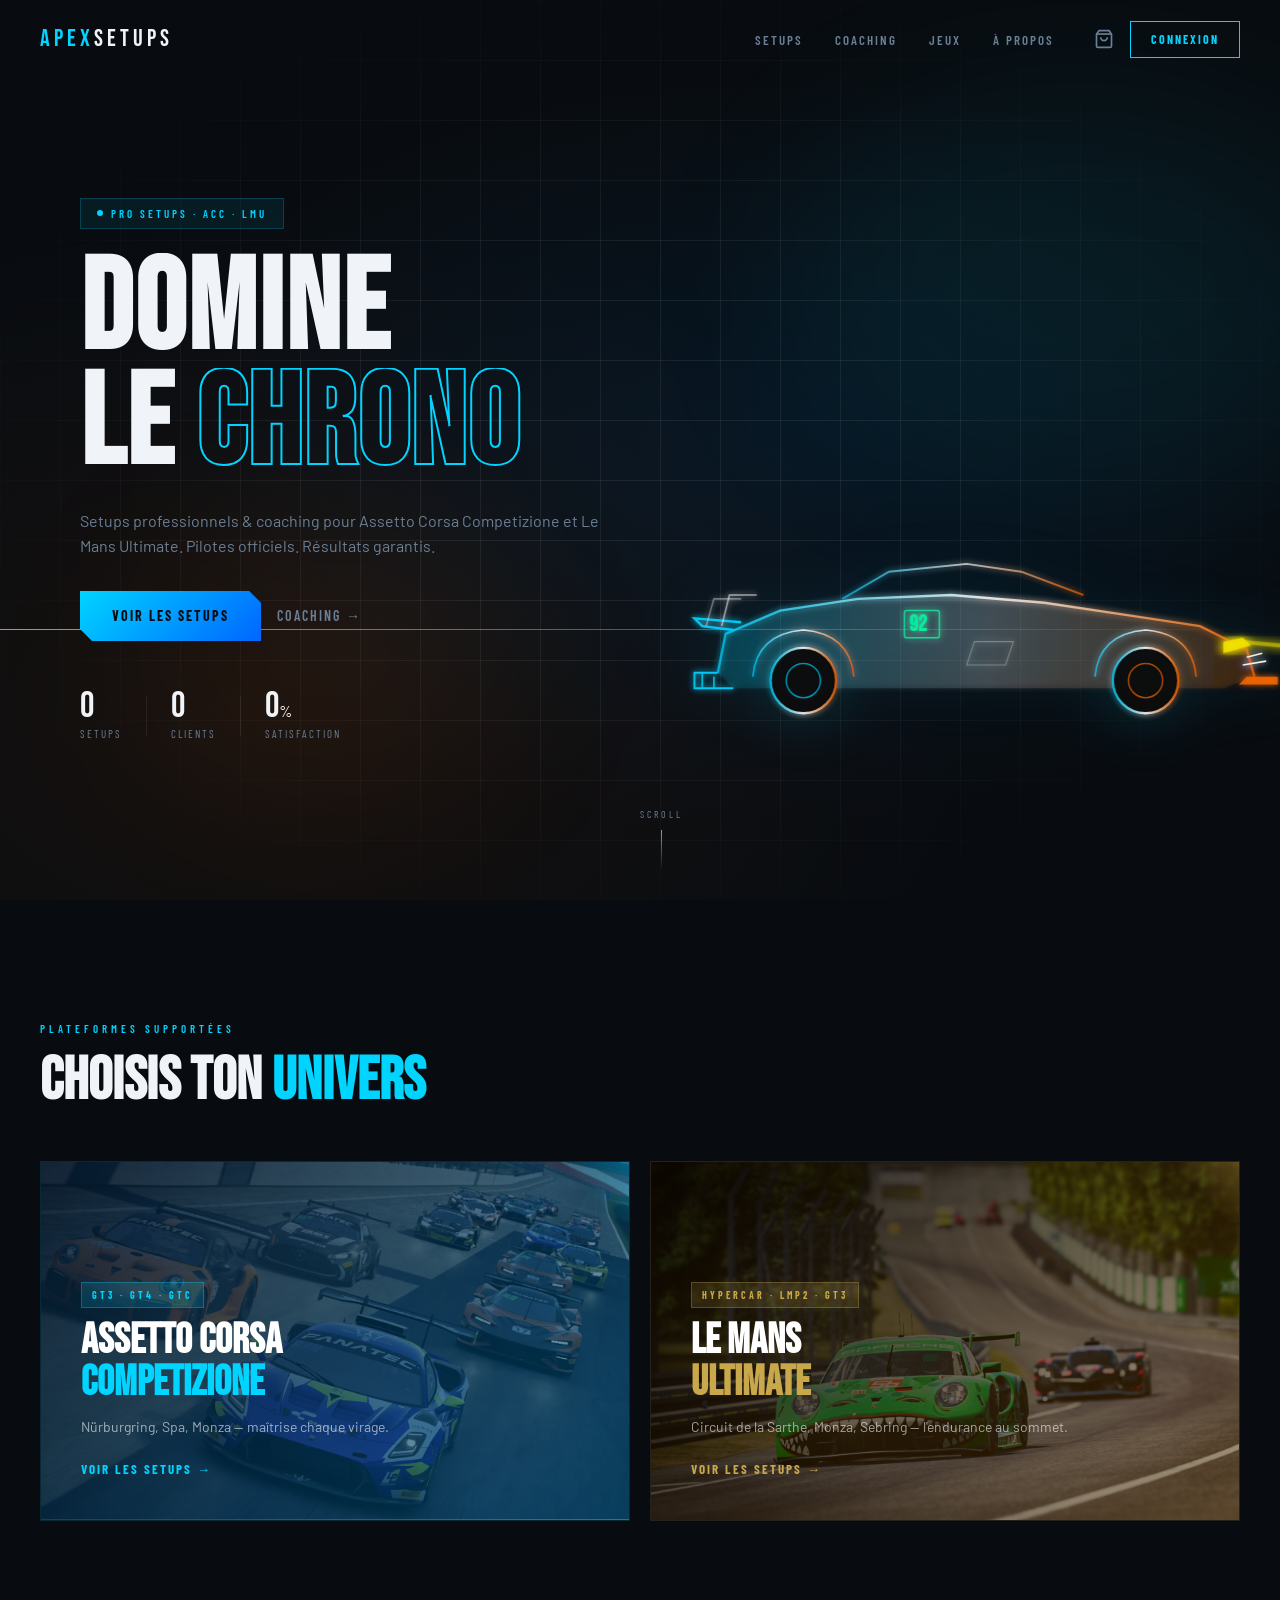
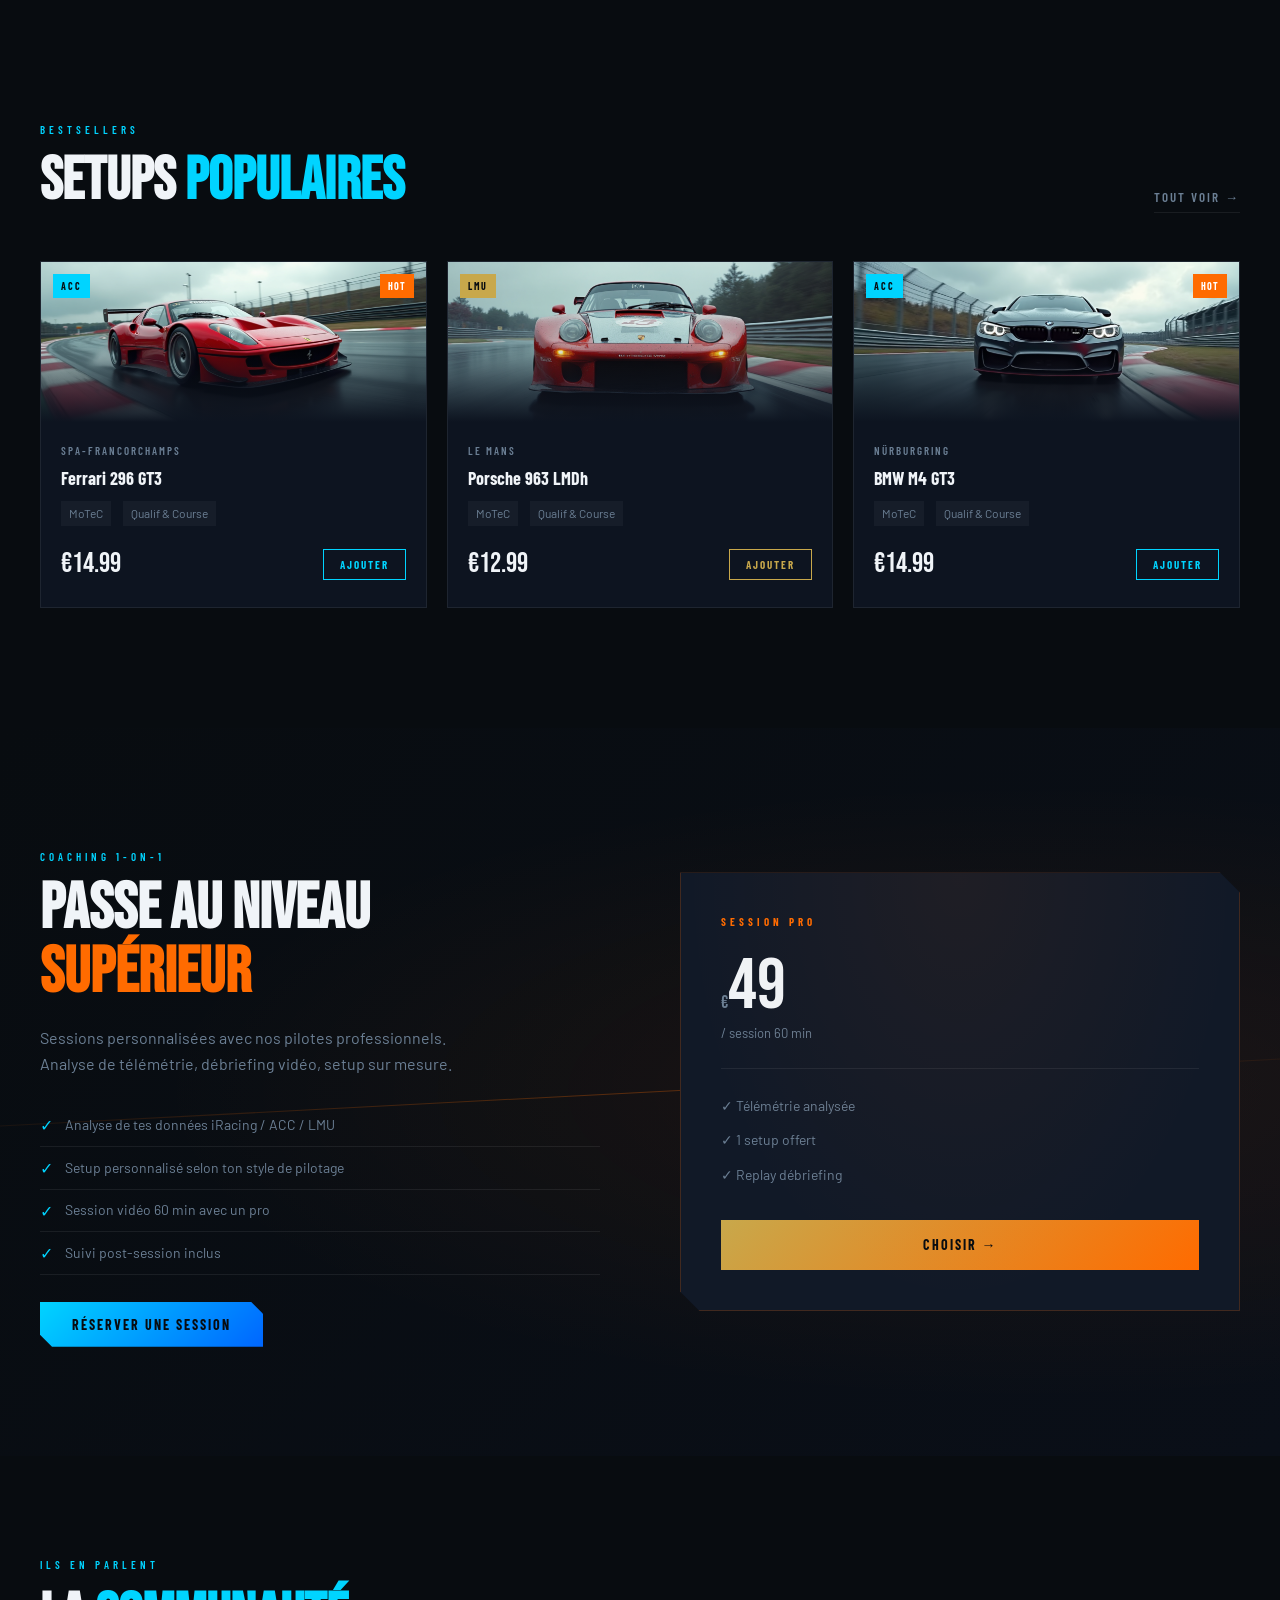
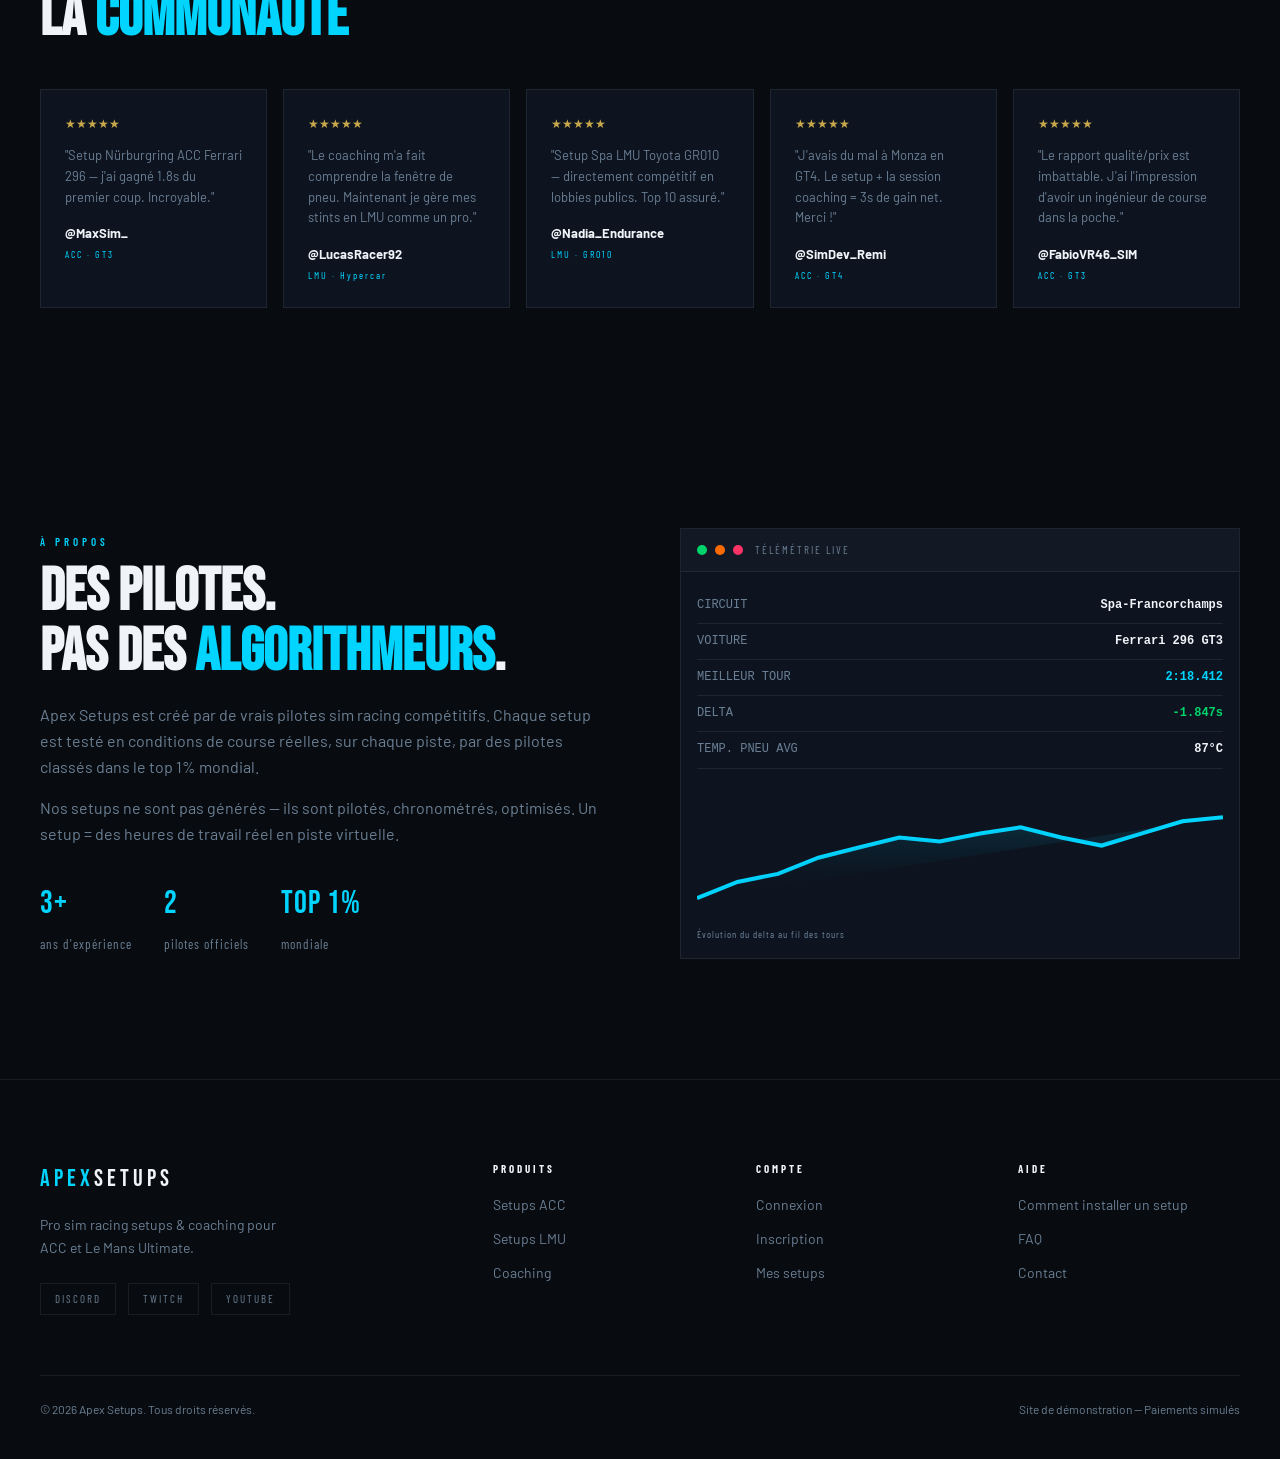
<file: index.html>
<!DOCTYPE html>
<html lang="fr">
<head>
  <meta charset="UTF-8">
  <meta name="viewport" content="width=device-width, initial-scale=1.0">
  <title>APEX SETUPS — Pro Sim Racing</title>
  <link rel="preconnect" href="https://fonts.googleapis.com">
  <link href="https://fonts.googleapis.com/css2?family=Bebas+Neue&family=Barlow:ital,wght@0,300;0,400;0,600;0,700;0,900;1,300&family=Barlow+Condensed:wght@400;600;700;900&display=swap" rel="stylesheet">
  <link rel="stylesheet" href="css/main.css">
</head>
<body>

<div id="loader">
  <div class="loader-bar"></div>
  <div class="loader-text">APEX SETUPS<span class="blink">_</span></div>
</div>

<nav id="navbar">
  <div class="nav-inner">
    <a href="index.html" class="nav-logo">
      <span class="logo-apex">APEX</span><span class="logo-setups">SETUPS</span>
    </a>
    <ul class="nav-links">
      <li><a href="shop.html">SETUPS</a></li>
      <li><a href="coaching.html">COACHING</a></li>
      <li><a href="index.html#games">JEUX</a></li>
      <li><a href="index.html#about">À PROPOS</a></li>
    </ul>
    <div class="nav-actions">
      <a href="cart.html" class="cart-btn">
        <svg width="20" height="20" viewBox="0 0 24 24" fill="none" stroke="currentColor" stroke-width="2"><path d="M6 2L3 6v14a2 2 0 002 2h14a2 2 0 002-2V6l-3-4z"/><line x1="3" y1="6" x2="21" y2="6"/><path d="M16 10a4 4 0 01-8 0"/></svg>
        <span class="cart-count" id="cartCount">0</span>
      </a>
      <a href="account.html" class="btn-login" id="navLoginBtn">CONNEXION</a>
    </div>
    <button class="nav-burger" id="navBurger">
      <span></span><span></span><span></span>
    </button>
  </div>
  <div class="nav-mobile" id="navMobile">
    <a href="shop.html">SETUPS</a>
    <a href="coaching.html">COACHING</a>
    <a href="index.html#games">JEUX</a>
    <a href="account.html">MON COMPTE</a>
  </div>
</nav>

<section id="hero">
  <div class="hero-bg">
    <div class="hero-grid"></div>
    <div class="hero-glow glow-1"></div>
    <div class="hero-glow glow-2"></div>
  </div>

  <div class="race-line"></div>

  <div class="hero-content">
    <div class="hero-badge">
      <span class="badge-dot"></span>
      PRO SETUPS · ACC · LMU
    </div>
    <h1 class="hero-title">
      <span class="line line-1">DOMINE</span>
      <span class="line line-2">LE <em>CHRONO</em></span>
    </h1>
    <p class="hero-sub">Setups professionnels & coaching pour Assetto Corsa Competizione et Le Mans Ultimate. Pilotes officiels. Résultats garantis.</p>
    <div class="hero-cta">
      <a href="shop.html" class="btn-primary">VOIR LES SETUPS</a>
      <a href="coaching.html" class="btn-ghost">COACHING →</a>
    </div>
    <div class="hero-stats">
      <div class="stat"><span class="stat-num" data-target="340">0</span><span class="stat-label">Setups</span></div>
      <div class="stat-sep"></div>
      <div class="stat"><span class="stat-num" data-target="1200">0</span><span class="stat-label">Clients</span></div>
      <div class="stat-sep"></div>
      <div class="stat"><span class="stat-num" data-target="98">0</span>%<span class="stat-label">Satisfaction</span></div>
    </div>
  </div>

  <div class="hero-car">
    <svg viewBox="0 0 900 300" xmlns="http://www.w3.org/2000/svg" class="car-svg">
      <defs>
        <linearGradient id="lmgt3Grad" x1="0%" y1="0%" x2="100%" y2="0%">
          <stop offset="0%" style="stop-color:#00d4ff;stop-opacity:0.8"/>
          <stop offset="50%" style="stop-color:#ffffff;stop-opacity:0.9"/>
          <stop offset="100%" style="stop-color:#ff6b00;stop-opacity:0.8"/>
        </linearGradient>
        <filter id="glow">
          <feGaussianBlur stdDeviation="4" result="coloredBlur"/>
          <feMerge><feMergeNode in="coloredBlur"/><feMergeNode in="SourceGraphic"/></feMerge>
        </filter>
        <filter id="headlight-glow">
          <feGaussianBlur stdDeviation="8" result="coloredBlur"/>
          <feMerge><feMergeNode in="coloredBlur"/><feMergeNode in="SourceGraphic"/></feMerge>
        </filter>
      </defs>
      <g filter="url(#glow)" opacity="0.95">
        <path d="M100,190 L110,140 L180,110 L280,95 L400,90 L520,100 L620,115 L720,130 L780,160 L790,195 L750,210 L120,210 Z" fill="url(#lmgt3Grad)" opacity="0.15"/>
        <path d="M100,190 L110,140 L180,110 L280,95 L400,90 L520,100 L620,115 L720,130 L780,160 L790,195" fill="none" stroke="url(#lmgt3Grad)" stroke-width="3"/>
        <path d="M260,95 L320,60 L420,50 L490,60 L570,90" fill="none" stroke="url(#lmgt3Grad)" stroke-width="2.5" opacity="0.8"/>
        <path d="M120,135 L80,130 L70,120 L130,125" fill="none" stroke="#00d4ff" stroke-width="3"/>
        <path d="M105,130 L115,90 L150,90" fill="none" stroke="#ffffff" stroke-width="2" opacity="0.6"/> 
        <path d="M85,130 L95,95 L130,95" fill="none" stroke="#ffffff" stroke-width="2" opacity="0.4"/> 
        <path d="M100,190 L70,190 L70,210 L120,210" fill="none" stroke="#00d4ff" stroke-width="2.5"/>
        <line x1="80" y1="190" x2="80" y2="210" stroke="#00d4ff" stroke-width="2"/>
        <line x1="95" y1="195" x2="95" y2="210" stroke="#00d4ff" stroke-width="2"/>
        <path d="M780,195 L820,195 L820,205 L770,205" fill="#ff6b00" opacity="0.9"/>
        <path d="M780,170 L800,165" fill="none" stroke="#ffffff" stroke-width="2"/> 
        <path d="M775,180 L805,175" fill="none" stroke="#ffffff" stroke-width="2"/> 
        <circle cx="210" cy="200" r="42" fill="#0a0a0a" stroke="url(#lmgt3Grad)" stroke-width="3"/>
        <circle cx="210" cy="200" r="22" fill="none" stroke="#00d4ff" stroke-width="2" opacity="0.7"/>
        <circle cx="650" cy="200" r="42" fill="#0a0a0a" stroke="url(#lmgt3Grad)" stroke-width="3"/>
        <circle cx="650" cy="200" r="22" fill="none" stroke="#ff6b00" stroke-width="2" opacity="0.7"/>
        <path d="M145,195 Q150,140 210,135 Q270,140 275,195" fill="none" stroke="url(#lmgt3Grad)" stroke-width="2"/>
        <path d="M585,195 Q590,140 650,135 Q710,140 715,195" fill="none" stroke="url(#lmgt3Grad)" stroke-width="2"/>
        <g filter="url(#headlight-glow)">
          <path d="M750,150 L775,145 L785,155 L750,165 Z" fill="#ffee00" opacity="0.9"/>
          <line x1="770" y1="150" x2="880" y2="160" stroke="#ffee00" stroke-width="5" opacity="0.5"/> 
        </g>
        <rect x="340" y="110" width="45" height="35" rx="3" fill="none" stroke="#00ffaa" stroke-width="2" opacity="0.8"/>
        <text x="346" y="136" font-family="Bebas Neue, sans-serif" font-weight="bold" font-size="28" fill="#00ffaa" opacity="0.9">92</text>
        <path d="M430,150 L480,150 L470,180 L420,180 Z" fill="none" stroke="#ffffff" stroke-width="1.5" opacity="0.3"/>
        <line x1="50" y1="210" x2="850" y2="210" stroke="url(#lmgt3Grad)" stroke-width="1.5" opacity="0.5"/>
      </g>
    </svg>
  </div>

  <div class="scroll-indicator">
    <span>SCROLL</span>
    <div class="scroll-line"></div>
  </div>
</section>

<section id="games" class="section-games">
  <div class="container">
    <div class="section-label">PLATEFORMES SUPPORTÉES</div>
    <h2 class="section-title">Choisis ton <span class="text-accent">univers</span></h2>
    <div class="games-grid">
      <div class="game-card game-acc" onclick="window.location.href='shop.html?game=acc'">
        <div class="game-bg"></div>
        <div class="game-content">
          <div class="game-tag">GT3 · GT4 · GTC</div>
          <h3>ASSETTO CORSA<br><strong>COMPETIZIONE</strong></h3>
          <p>Nürburgring, Spa, Monza — maîtrise chaque virage.</p>
          <span class="game-cta">VOIR LES SETUPS →</span>
        </div>
        <div class="game-corner"></div>
      </div>
      <div class="game-card game-lmu" onclick="window.location.href='shop.html?game=lmu'">
        <div class="game-bg"></div>
        <div class="game-content">
          <div class="game-tag">HYPERCAR · LMP2 · GT3</div>
          <h3>LE MANS<br><strong>ULTIMATE</strong></h3>
          <p>Circuit de la Sarthe, Monza, Sebring — l'endurance au sommet.</p>
          <span class="game-cta">VOIR LES SETUPS →</span>
        </div>
        <div class="game-corner"></div>
      </div>
    </div>
  </div>
</section>

<section id="featured" class="section-featured">
  <div class="container">
    <div class="section-header">
      <div>
        <div class="section-label">BESTSELLERS</div>
        <h2 class="section-title">Setups <span class="text-accent">populaires</span></h2>
      </div>
      <a href="shop.html" class="btn-ghost-sm">TOUT VOIR →</a>
    </div>
    <div class="setups-grid" id="featuredSetups"></div>
  </div>
</section>

<section id="coaching-banner" class="section-coaching">
  <div class="coaching-bg">
    <div class="coaching-track"></div>
  </div>
  <div class="container">
    <div class="coaching-content">
      <div class="coaching-text">
        <div class="section-label">COACHING 1-ON-1</div>
        <h2>Passe au niveau<br><em>supérieur</em></h2>
        <p>Sessions personnalisées avec nos pilotes professionnels. Analyse de télémétrie, débriefing vidéo, setup sur mesure.</p>
        <ul class="coaching-list">
          <li><span class="check">✓</span> Analyse de tes données iRacing / ACC / LMU</li>
          <li><span class="check">✓</span> Setup personnalisé selon ton style de pilotage</li>
          <li><span class="check">✓</span> Session vidéo 60 min avec un pro</li>
          <li><span class="check">✓</span> Suivi post-session inclus</li>
        </ul>
        <a href="coaching.html" class="btn-primary">RÉSERVER UNE SESSION</a>
      </div>
      <div class="coaching-visual">
        <div class="coaching-card">
          <div class="cc-header">SESSION PRO</div>
          <div class="cc-price">€<span class="cc-big">49</span></div>
          <div class="cc-sub">/ session 60 min</div>
          <div class="cc-divider"></div>
          <div class="cc-feature">✓ Télémétrie analysée</div>
          <div class="cc-feature">✓ 1 setup offert</div>
          <div class="cc-feature">✓ Replay débriefing</div>
          <a href="coaching.html" class="cc-btn">CHOISIR →</a>
        </div>
      </div>
    </div>
  </div>
</section>

<section class="section-testimonials">
  <div class="container">
    <div class="section-label">ILS EN PARLENT</div>
    <h2 class="section-title">La <span class="text-accent">communauté</span></h2>
    <div class="testimonials-track" id="testimonialsTrack">
      <div class="testimonial-card">
        <div class="tc-stars">★★★★★</div>
        <p>"Setup Nürburgring ACC Ferrari 296 — j'ai gagné 1.8s du premier coup. Incroyable."</p>
        <div class="tc-author"><span class="tc-name">@MaxSim_</span><span class="tc-game">ACC · GT3</span></div>
      </div>
      <div class="testimonial-card">
        <div class="tc-stars">★★★★★</div>
        <p>"Le coaching m'a fait comprendre la fenêtre de pneu. Maintenant je gère mes stints en LMU comme un pro."</p>
        <div class="tc-author"><span class="tc-name">@LucasRacer92</span><span class="tc-game">LMU · Hypercar</span></div>
      </div>
      <div class="testimonial-card">
        <div class="tc-stars">★★★★★</div>
        <p>"Setup Spa LMU Toyota GR010 — directement compétitif en lobbies publics. Top 10 assuré."</p>
        <div class="tc-author"><span class="tc-name">@Nadia_Endurance</span><span class="tc-game">LMU · GR010</span></div>
      </div>
      <div class="testimonial-card">
        <div class="tc-stars">★★★★★</div>
        <p>"J'avais du mal à Monza en GT4. Le setup + la session coaching = 3s de gain net. Merci !"</p>
        <div class="tc-author"><span class="tc-name">@SimDev_Remi</span><span class="tc-game">ACC · GT4</span></div>
      </div>
      <div class="testimonial-card">
        <div class="tc-stars">★★★★★</div>
        <p>"Le rapport qualité/prix est imbattable. J'ai l'impression d'avoir un ingénieur de course dans la poche."</p>
        <div class="tc-author"><span class="tc-name">@FabioVR46_SIM</span><span class="tc-game">ACC · GT3</span></div>
      </div>
    </div>
  </div>
</section>

<section id="about" class="section-about">
  <div class="container">
    <div class="about-grid">
      <div class="about-text">
        <div class="section-label">À PROPOS</div>
        <h2>Des pilotes.<br>Pas des <em>algorithmeurs</em>.</h2>
        <p>Apex Setups est créé par de vrais pilotes sim racing compétitifs. Chaque setup est testé en conditions de course réelles, sur chaque piste, par des pilotes classés dans le top 1% mondial.</p>
        <p>Nos setups ne sont pas générés — ils sont pilotés, chronométrés, optimisés. Un setup = des heures de travail réel en piste virtuelle.</p>
        <div class="about-nums">
          <div class="an"><span>3+</span>ans d'expérience</div>
          <div class="an"><span>2</span>pilotes officiels</div>
          <div class="an"><span>Top 1%</span>mondiale</div>
        </div>
      </div>
      <div class="about-visual">
        <div class="telemetry-widget">
          <div class="tw-header">
            <span class="tw-dot green"></span>
            <span class="tw-dot orange"></span>
            <span class="tw-dot red"></span>
            <span class="tw-title">TÉLÉMÉTRIE LIVE</span>
          </div>
          <div class="tw-data">
            <div class="tw-row"><span>CIRCUIT</span><span class="tw-val">Spa-Francorchamps</span></div>
            <div class="tw-row"><span>VOITURE</span><span class="tw-val">Ferrari 296 GT3</span></div>
            <div class="tw-row"><span>MEILLEUR TOUR</span><span class="tw-val acc-color">2:18.412</span></div>
            <div class="tw-row"><span>DELTA</span><span class="tw-val green-text">-1.847s</span></div>
            <div class="tw-row"><span>TEMP. PNEU AVG</span><span class="tw-val">87°C</span></div>
          </div>
          <div class="tw-graph">
            <svg viewBox="0 0 260 60" xmlns="http://www.w3.org/2000/svg">
              <polyline points="0,50 20,42 40,38 60,30 80,25 100,20 120,22 140,18 160,15 180,20 200,24 220,18 240,12 260,10" fill="none" stroke="#00d4ff" stroke-width="2"/>
              <polyline points="0,50 20,42 40,38 60,30 80,25 100,20 120,22 140,18 160,15 180,20 200,24 220,18 240,12 260,10" fill="url(#areaFill)" stroke="none" opacity="0.15"/>
              <defs>
                <linearGradient id="areaFill" x1="0" y1="0" x2="0" y2="1">
                  <stop offset="0%" stop-color="#00d4ff"/>
                  <stop offset="100%" stop-color="transparent"/>
                </linearGradient>
              </defs>
            </svg>
          </div>
          <div class="tw-label">Évolution du delta au fil des tours</div>
        </div>
      </div>
    </div>
  </div>
</section>

<footer class="footer">
  <div class="container">
    <div class="footer-top">
      <div class="footer-brand">
        <div class="nav-logo"><span class="logo-apex">APEX</span><span class="logo-setups">SETUPS</span></div>
        <p>Pro sim racing setups & coaching pour ACC et Le Mans Ultimate.</p>
        <div class="footer-social">
          <a href="#" class="social-btn">DISCORD</a>
          <a href="#" class="social-btn">TWITCH</a>
          <a href="#" class="social-btn">YOUTUBE</a>
        </div>
      </div>
      <div class="footer-links">
        <div class="fl-col">
          <div class="fl-title">PRODUITS</div>
          <a href="shop.html?game=acc">Setups ACC</a>
          <a href="shop.html?game=lmu">Setups LMU</a>
          <a href="coaching.html">Coaching</a>
        </div>
        <div class="fl-col">
          <div class="fl-title">COMPTE</div>
          <a href="account.html">Connexion</a>
          <a href="account.html">Inscription</a>
          <a href="account.html">Mes setups</a>
        </div>
        <div class="fl-col">
          <div class="fl-title">AIDE</div>
          <a href="#">Comment installer un setup</a>
          <a href="#">FAQ</a>
          <a href="#">Contact</a>
        </div>
      </div>
    </div>
    <div class="footer-bottom">
      <span>© 2026 Apex Setups. Tous droits réservés.</span>
      <span>Site de démonstration — Paiements simulés</span>
    </div>
  </div>
</footer>

<script src="js/data.js"></script>
<script src="js/main.js"></script>
</body>
</html>
</file>
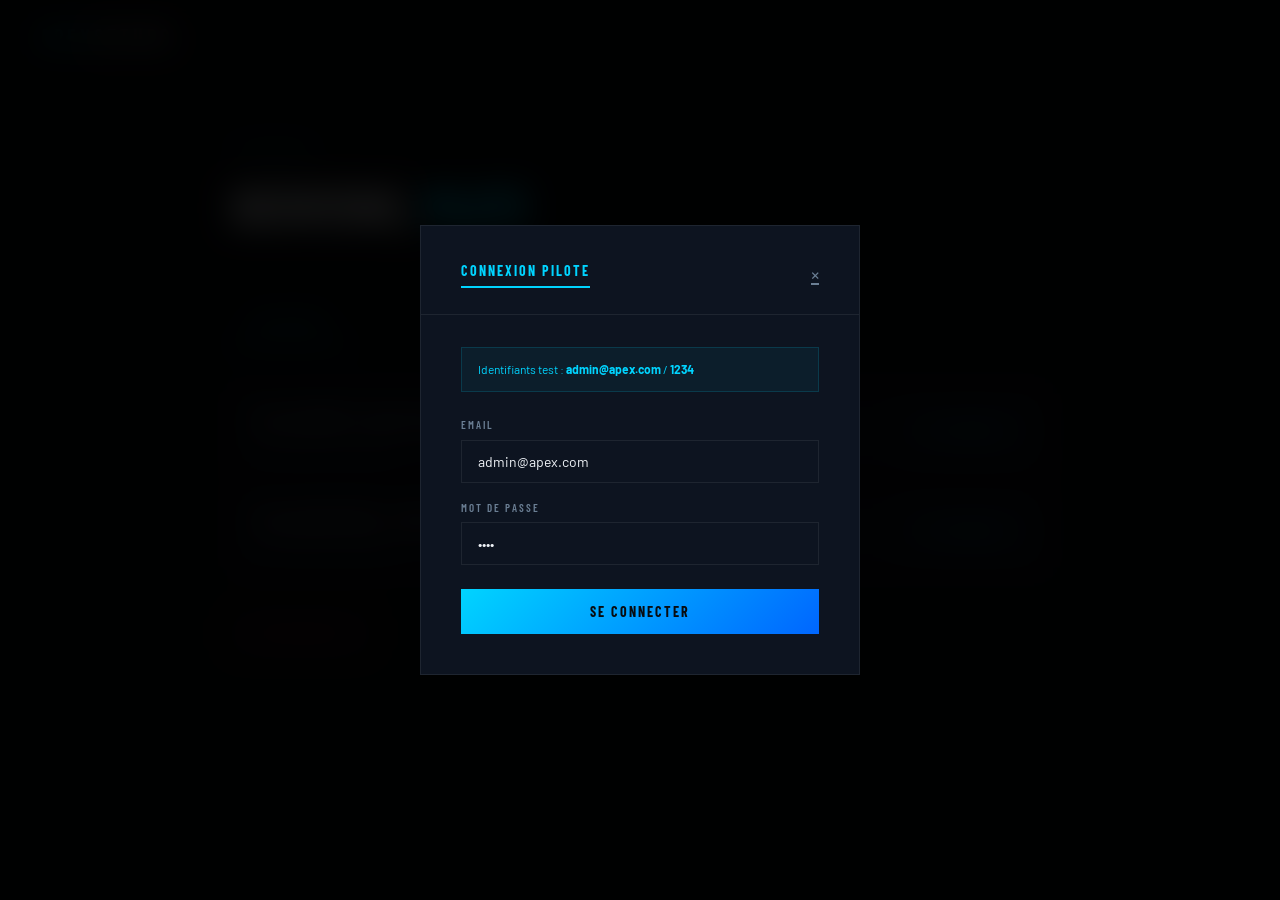
<file: account.html>
<!DOCTYPE html>
<html lang="fr">
<head>
  <meta charset="UTF-8">
  <meta name="viewport" content="width=device-width, initial-scale=1.0">
  <title>Espace Pilote | APEX SETUPS</title>
  <link href="https://fonts.googleapis.com/css2?family=Bebas+Neue&family=Barlow:ital,wght@0,300;0,400;0,600;0,700;0,900&family=Barlow+Condensed:wght@400;600;700;900&display=swap" rel="stylesheet">
  <link rel="stylesheet" href="css/main.css">
</head>
<body>
<nav id="navbar"><div class="nav-inner"><a href="index.html" class="nav-logo"><span class="logo-apex">APEX</span><span class="logo-setups">SETUPS</span></a></div></nav>

<div class="auth-overlay" id="authOverlay">
  <div class="auth-box">
    <div class="auth-header">
      <div class="auth-tabs"><div class="auth-tab active">CONNEXION PILOTE</div></div>
      <a href="index.html" class="auth-close">×</a>
    </div>
    <div class="auth-body">
      <form class="auth-form" id="loginForm">
        <div class="auth-info">Identifiants test : <strong>admin@apex.com</strong> / <strong>1234</strong></div>
        <div class="form-group"><label>EMAIL</label><input type="email" id="email" value="admin@apex.com"></div>
        <div class="form-group"><label>MOT DE PASSE</label><input type="password" id="pwd" value="1234"></div>
        <div class="auth-error" id="authError">Identifiants incorrects.</div>
        <div class="auth-success" id="authSuccess">Connexion réussie, allumage des moteurs...</div>
        <button type="submit" class="auth-btn">SE CONNECTER</button>
      </form>
    </div>
  </div>
</div>

<div class="account-page" id="accountDashboard">
  <div class="account-welcome">
    <div class="section-label">TELEMETRIE</div>
    <h1>BIENVENUE, <span id="userNameDisplay">Pilote</span></h1>
  </div>
  <div class="account-tabs">
    <div class="acc-tab active">MES SETUPS</div>
  </div>
  <div class="acc-tab-content active">
    <div class="downloads-grid">
      <div class="download-item">
        <div class="di-info">
          <span class="di-name">Ferrari 296 GT3 - Spa-Francorchamps</span>
          <span class="di-meta">ACC | Acheté le 12/04/2026</span>
        </div>
        <button class="di-btn" onclick="alert('Téléchargement du fichier .json lancé !')">TÉLÉCHARGER</button>
      </div>
      <div class="download-item" style="border-top: none;">
        <div class="di-info">
          <span class="di-name">Porsche 963 LMDh - Le Mans</span>
          <span class="di-meta">LMU | Acheté le 15/05/2026</span>
        </div>
        <button class="di-btn" onclick="alert('Téléchargement du fichier .json lancé !')">TÉLÉCHARGER</button>
      </div>
    </div>
    <button onclick="logout()" style="margin-top: 40px; background: transparent; border: 1px solid #ff3366; color: #ff3366; padding: 10px 20px; cursor:pointer;">DÉCONNEXION</button>
  </div>
</div>

<script src="js/data.js"></script>
<script src="js/main.js"></script>
</body>
</html>
</file>
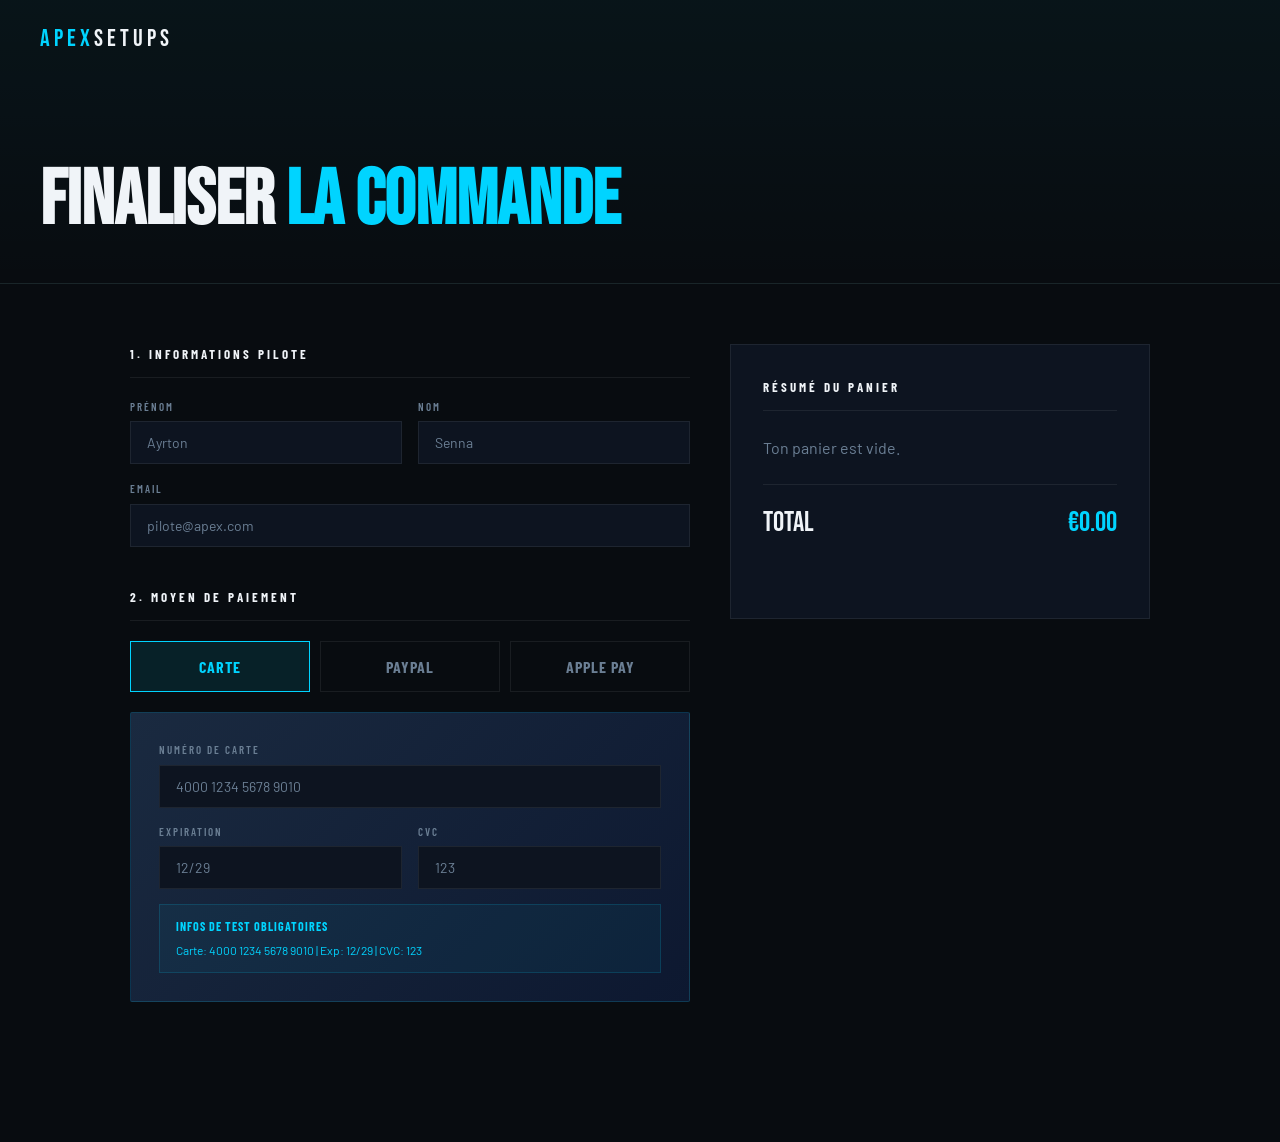
<file: cart.html>
<!DOCTYPE html>
<html lang="fr">
<head>
  <meta charset="UTF-8">
  <meta name="viewport" content="width=device-width, initial-scale=1.0">
  <title>Paiement Sécurisé | APEX SETUPS</title>
  <link href="https://fonts.googleapis.com/css2?family=Bebas+Neue&family=Barlow:ital,wght@0,300;0,400;0,600;0,700;0,900&family=Barlow+Condensed:wght@400;600;700;900&display=swap" rel="stylesheet">
  <link rel="stylesheet" href="css/main.css">
  <style>
    /* Styles spécifiques aux nouveaux moyens de paiement */
    .pm-tabs { display: flex; gap: 10px; margin-bottom: 20px; }
    .pm-tab {
      flex: 1; padding: 12px; background: var(--bg-dark); border: 1px solid var(--border);
      color: var(--text-muted); font-family: var(--font-cond); font-weight: 700; letter-spacing: 1px;
      cursor: pointer; transition: all 0.3s; text-align: center;
    }
    .pm-tab.active { background: rgba(0,212,255,0.1); border-color: var(--acc-cyan); color: var(--acc-cyan); }
    .pm-content { display: none; }
    .pm-content.active { display: block; }
    
    .btn-paypal { background: #ffc439; color: #003087; border: none; width: 100%; padding: 16px; font-weight: 900; font-size: 16px; border-radius: 4px; cursor: pointer; }
    .btn-applepay { background: #000; color: #fff; border: 1px solid #333; width: 100%; padding: 16px; font-weight: 700; font-size: 18px; border-radius: 6px; cursor: pointer; display: flex; align-items: center; justify-content: center; gap: 8px;}
    
    /* Modals spécifiques */
    .bank-modal { background: #fff; color: #333; border-radius: 8px; padding: 30px; text-align: center; }
    .bank-header { border-bottom: 1px solid #eee; padding-bottom: 15px; margin-bottom: 20px; font-weight: bold; color: #0052cc; }
    .bank-input { width: 100%; padding: 12px; border: 1px solid #ccc; border-radius: 4px; text-align: center; font-size: 18px; letter-spacing: 4px; margin-bottom: 20px; color: #000; }
    .bank-btn { background: #0052cc; color: white; border: none; padding: 12px 24px; border-radius: 4px; cursor: pointer; font-weight: bold; width: 100%; }
    
    .paypal-modal { background: #fff; border-radius: 12px; padding: 40px 30px; text-align: center; color: #333; }
    .paypal-input { width: 100%; padding: 12px; margin-bottom: 15px; border: 1px solid #ccc; border-radius: 4px; color: #000; }
    .paypal-btn { background: #0070ba; color: white; border: none; width: 100%; padding: 14px; border-radius: 24px; font-weight: bold; cursor: pointer; }
    
    .apple-modal { background: #1c1c1e; color: #fff; border-radius: 20px; padding: 40px; text-align: center; border: 1px solid #333; }
    .face-id-icon { font-size: 60px; margin-bottom: 20px; animation: pulse 2s infinite; color: #0a84ff; }
    @keyframes pulse { 0% { opacity: 1; transform: scale(1); } 50% { opacity: 0.5; transform: scale(0.95); } 100% { opacity: 1; transform: scale(1); } }
  </style>
</head>
<body>
<nav id="navbar"><div class="nav-inner"><a href="index.html" class="nav-logo"><span class="logo-apex">APEX</span><span class="logo-setups">SETUPS</span></a></div></nav>

<div class="page-header" style="padding-bottom: 20px;">
  <h1>FINALISER <span class="text-accent">LA COMMANDE</span></h1>
</div>

<div class="checkout-layout">
  <div class="checkout-main">
    <div class="checkout-section">
      <div class="checkout-section-title">1. INFORMATIONS PILOTE</div>
      <div class="form-grid">
        <div class="form-group"><label>PRÉNOM</label><input type="text" placeholder="Ayrton"></div>
        <div class="form-group"><label>NOM</label><input type="text" placeholder="Senna"></div>
        <div class="form-group full"><label>EMAIL</label><input type="email" placeholder="pilote@apex.com"></div>
      </div>
    </div>
    
    <div class="checkout-section">
      <div class="checkout-section-title">2. MOYEN DE PAIEMENT</div>
      
      <div class="pm-tabs">
        <div class="pm-tab active" onclick="switchTab('card')">CARTE</div>
        <div class="pm-tab" onclick="switchTab('paypal')">PAYPAL</div>
        <div class="pm-tab" onclick="switchTab('apple')">APPLE PAY</div>
      </div>

      <div id="tab-card" class="pm-content active">
        <div class="payment-card">
          <div class="form-group full" style="margin-bottom: 15px;">
            <label>NUMÉRO DE CARTE</label>
            <input type="text" id="cc-num" placeholder="4000 1234 5678 9010" maxlength="19">
          </div>
          <div class="form-grid">
            <div class="form-group"><label>EXPIRATION</label><input type="text" id="cc-exp" placeholder="12/29" maxlength="5"></div>
            <div class="form-group"><label>CVC</label><input type="password" id="cc-cvc" placeholder="123" maxlength="3"></div>
          </div>
          <div class="test-info" style="margin-top: 15px;"><strong>INFOS DE TEST OBLIGATOIRES</strong>Carte: 4000 1234 5678 9010 | Exp: 12/29 | CVC: 123</div>
        </div>
      </div>

      <div id="tab-paypal" class="pm-content">
        <div class="payment-card" style="text-align: center; padding: 40px 20px;">
          <p style="color: var(--text-muted); margin-bottom: 20px;">Vous allez être redirigé vers l'interface sécurisée PayPal.</p>
          <button class="btn-paypal" onclick="openModal('paypalModal')">Payer avec PayPal</button>
        </div>
      </div>

      <div id="tab-apple" class="pm-content">
        <div class="payment-card" style="text-align: center; padding: 40px 20px;">
          <button class="btn-applepay" onclick="openModal('appleModal')"> Apple Pay</button>
        </div>
      </div>
    </div>
  </div>

  <aside>
    <div class="order-summary">
      <div class="os-title">RÉSUMÉ DU PANIER</div>
      <div class="os-items" id="cartItems"></div>
      <div class="os-totals">
        <div class="os-total"><span>TOTAL</span><span class="text-accent" id="cartTotal">€0.00</span></div>
      </div>
      <button class="pay-btn" id="payBtnCard">PAYER LA COMMANDE</button>
      <div class="secure-badge" id="paymentError" style="color: #ff3366; display: none;">Erreur : Coordonnées bancaires invalides.</div>
    </div>
  </aside>
</div>

<div class="modal-overlay" id="secure3DModal">
  <div class="modal bank-modal">
    <div class="bank-header">🔒 VÉRIFICATION 3D SECURE</div>
    <p style="font-size: 14px; margin-bottom: 20px;">Un code vous a été envoyé par SMS pour valider la transaction de <strong id="secureAmount">0.00€</strong> chez APEX SETUPS.</p>
    <input type="text" id="smsCode" class="bank-input" placeholder="Entrez 0000" maxlength="4">
    <p id="smsError" style="color: red; font-size: 12px; display: none; margin-bottom: 10px;">Code incorrect. Utilisez 0000.</p>
    <button class="bank-btn" onclick="validate3DS()">VALIDER LE PAIEMENT</button>
  </div>
</div>

<div class="modal-overlay" id="paypalModal">
  <div class="modal paypal-modal">
    <img src="images/paypal-logo.svg" alt="PayPal" style="height: 30px; margin-bottom: 20px;">
    <p style="font-size: 14px; margin-bottom: 20px; color: #666;">Connectez-vous pour payer <strong id="paypalAmount">0.00€</strong></p>
    <input type="email" id="pp-email" class="paypal-input" placeholder="paypal@apex.com">
    <input type="password" id="pp-pwd" class="paypal-input" placeholder="Mot de passe (1234)">
    <p id="ppError" style="color: red; font-size: 12px; display: none; margin-bottom: 10px;">Identifiants PayPal incorrects.</p>
    <button class="paypal-btn" onclick="validatePayPal()">Connexion & Paiement</button>
    <button onclick="closeModal('paypalModal')" style="background:none; border:none; color:#0070ba; margin-top:15px; cursor:pointer;">Annuler</button>
  </div>
</div>

<div class="modal-overlay" id="appleModal">
  <div class="modal apple-modal">
    <div class="face-id-icon">◎</div>
    <h3 style="margin-bottom: 10px;">Face ID</h3>
    <p style="color: #888; font-size: 14px; margin-bottom: 30px;">Double-cliquez pour payer <strong id="appleAmount">0.00€</strong></p>
    <button onclick="validateApplePay()" style="background: #0a84ff; color: white; border: none; padding: 12px 24px; border-radius: 20px; cursor: pointer; font-weight: bold;">Simuler Double Clic</button>
    <button onclick="closeModal('appleModal')" style="background:none; border:none; color:#888; display:block; width:100%; margin-top:20px; cursor:pointer;">Annuler</button>
  </div>
</div>

<div class="modal-overlay" id="successModal">
  <div class="modal">
    <div class="modal-icon" style="color: #00d46a;">✓</div>
    <h2>PAIEMENT ACCEPTÉ</h2>
    <p>Merci pour ta commande ! Le téléchargement de ton pack de setups a démarré automatiquement.</p>
    <a href="shop.html" class="modal-btn">RETOURNER AU PADDOCK</a>
  </div>
</div>

<script src="js/data.js"></script>
<script src="js/main.js"></script>
</body>
</html>
</file>
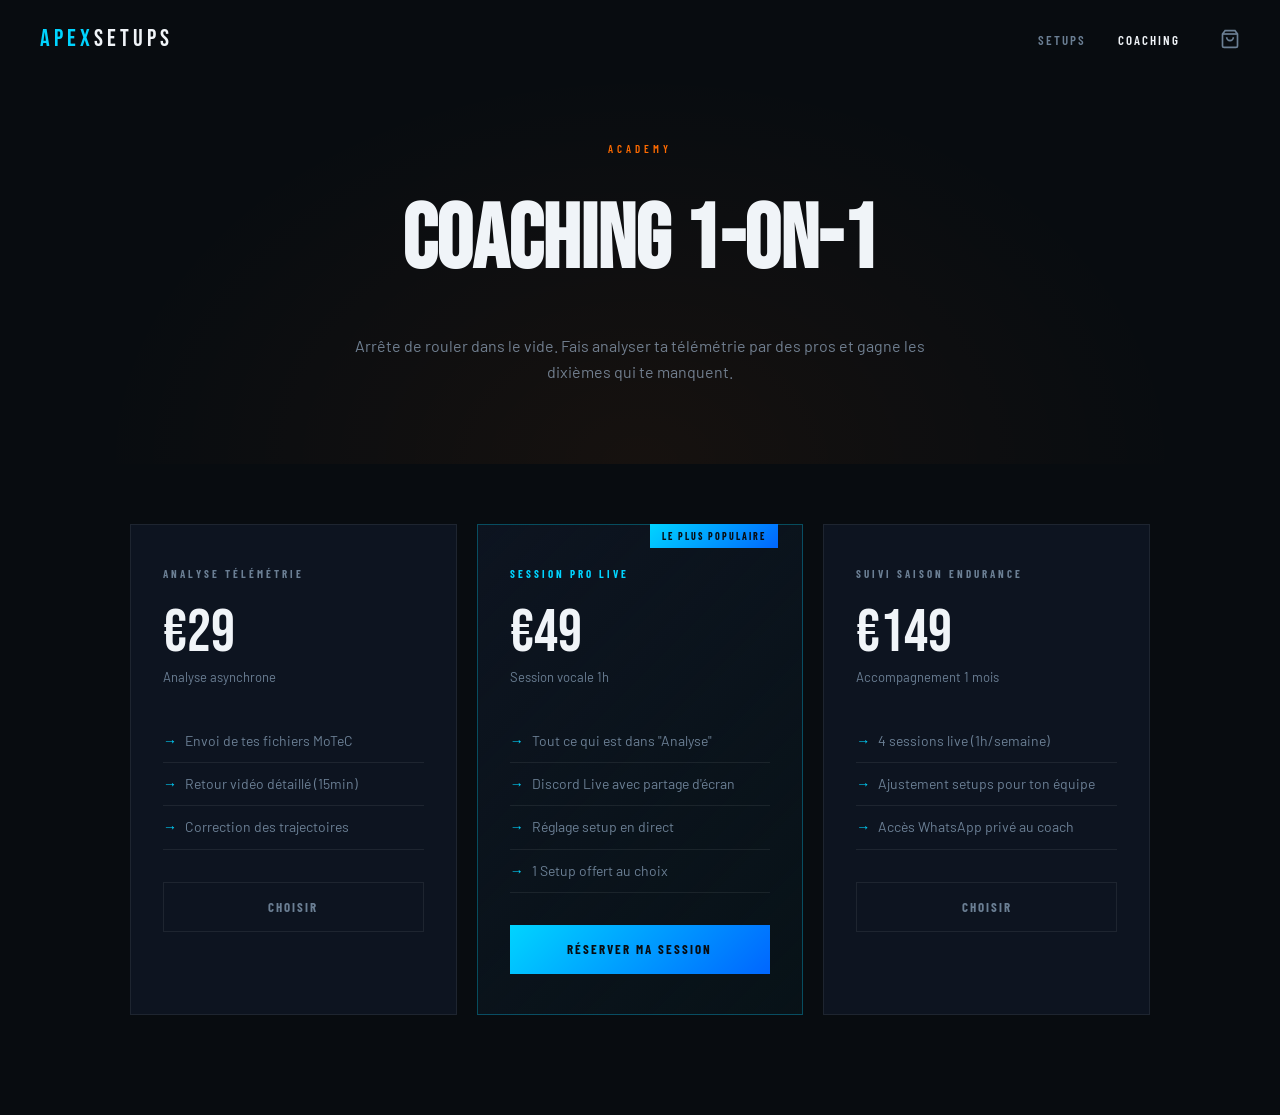
<file: coaching.html>
<!DOCTYPE html>
<html lang="fr">
<head>
  <meta charset="UTF-8">
  <meta name="viewport" content="width=device-width, initial-scale=1.0">
  <title>Coaching Sim Racing | APEX SETUPS</title>
  <link href="https://fonts.googleapis.com/css2?family=Bebas+Neue&family=Barlow:ital,wght@0,300;0,400;0,600;0,700;0,900&family=Barlow+Condensed:wght@400;600;700;900&display=swap" rel="stylesheet">
  <link rel="stylesheet" href="css/main.css">
</head>
<body>
<nav id="navbar">
  <div class="nav-inner">
    <a href="index.html" class="nav-logo"><span class="logo-apex">APEX</span><span class="logo-setups">SETUPS</span></a>
    <ul class="nav-links">
      <li><a href="shop.html">SETUPS</a></li>
      <li><a href="coaching.html" style="color: var(--text-primary);">COACHING</a></li>
    </ul>
    <div class="nav-actions">
      <a href="cart.html" class="cart-btn"><svg width="20" height="20" viewBox="0 0 24 24" fill="none" stroke="currentColor" stroke-width="2"><path d="M6 2L3 6v14a2 2 0 002 2h14a2 2 0 002-2V6l-3-4z"/><line x1="3" y1="6" x2="21" y2="6"/><path d="M16 10a4 4 0 01-8 0"/></svg><span class="cart-count">0</span></a>
    </div>
  </div>
</nav>

<div class="coaching-page-header">
  <div class="section-label" style="color: var(--acc-orange);">ACADEMY</div>
  <h1>COACHING 1-ON-1</h1>
  <p style="max-width: 600px; margin: 20px auto 0; color: var(--text-muted);">Arrête de rouler dans le vide. Fais analyser ta télémétrie par des pros et gagne les dixièmes qui te manquent.</p>
</div>

<div class="coaching-packages">
  <div class="pkg-card">
    <div class="pkg-name">ANALYSE TÉLÉMÉTRIE</div>
    <div class="pkg-price">€29</div>
    <div class="pkg-price-sub">Analyse asynchrone</div>
    <ul class="pkg-features">
      <li>Envoi de tes fichiers MoTeC</li>
      <li>Retour vidéo détaillé (15min)</li>
      <li>Correction des trajectoires</li>
    </ul>
    <a href="cart.html" class="pkg-btn outline" onclick="alert('Produit ajouté au panier fictif !')">CHOISIR</a>
  </div>
  
  <div class="pkg-card featured">
    <div class="pkg-badge">LE PLUS POPULAIRE</div>
    <div class="pkg-name" style="color: var(--acc-cyan);">SESSION PRO LIVE</div>
    <div class="pkg-price">€49</div>
    <div class="pkg-price-sub">Session vocale 1h</div>
    <ul class="pkg-features">
      <li>Tout ce qui est dans "Analyse"</li>
      <li>Discord Live avec partage d'écran</li>
      <li>Réglage setup en direct</li>
      <li>1 Setup offert au choix</li>
    </ul>
    <a href="cart.html" class="pkg-btn filled" onclick="alert('Produit ajouté au panier fictif !')">RÉSERVER MA SESSION</a>
  </div>

  <div class="pkg-card">
    <div class="pkg-name">SUIVI SAISON ENDURANCE</div>
    <div class="pkg-price">€149</div>
    <div class="pkg-price-sub">Accompagnement 1 mois</div>
    <ul class="pkg-features">
      <li>4 sessions live (1h/semaine)</li>
      <li>Ajustement setups pour ton équipe</li>
      <li>Accès WhatsApp privé au coach</li>
    </ul>
    <a href="cart.html" class="pkg-btn outline" onclick="alert('Produit ajouté au panier fictif !')">CHOISIR</a>
  </div>
</div>

<script src="js/data.js"></script>
<script src="js/main.js"></script>
</body>
</html>
</file>
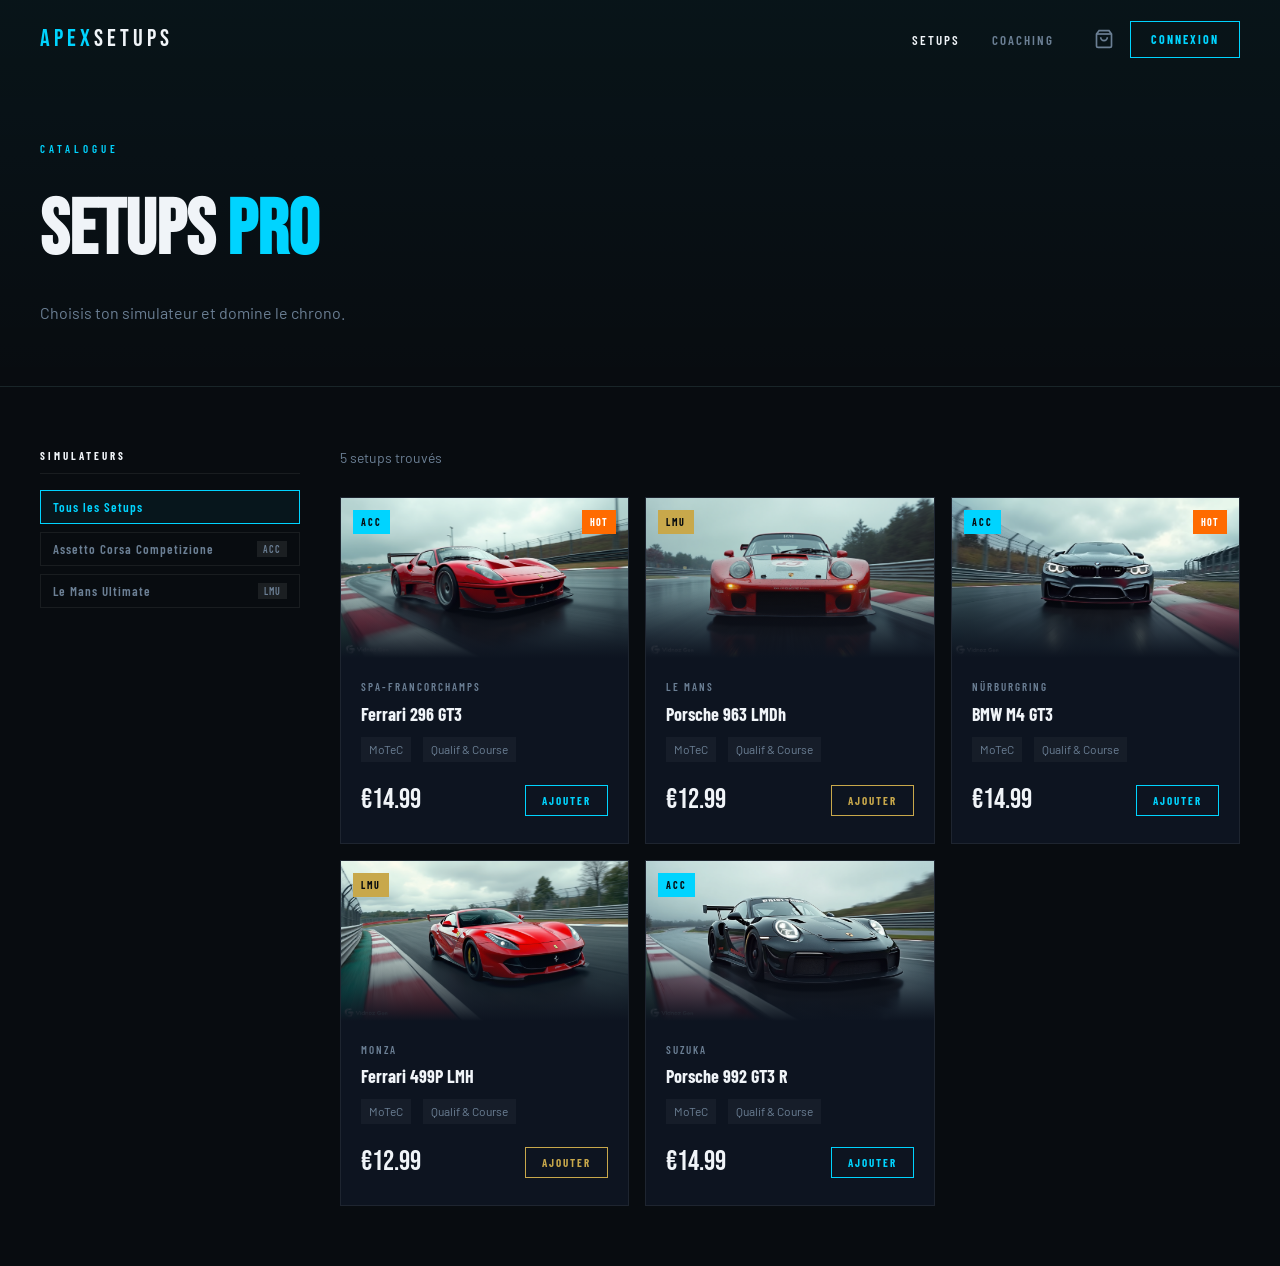
<file: shop.html>
<!DOCTYPE html>
<html lang="fr">
<head>
  <meta charset="UTF-8">
  <meta name="viewport" content="width=device-width, initial-scale=1.0">
  <title>Boutique Setups | APEX SETUPS</title>
  <link href="https://fonts.googleapis.com/css2?family=Bebas+Neue&family=Barlow:ital,wght@0,300;0,400;0,600;0,700;0,900&family=Barlow+Condensed:wght@400;600;700;900&display=swap" rel="stylesheet">
  <link rel="stylesheet" href="css/main.css">
</head>
<body>
<nav id="navbar">
  <div class="nav-inner">
    <a href="index.html" class="nav-logo"><span class="logo-apex">APEX</span><span class="logo-setups">SETUPS</span></a>
    <ul class="nav-links">
      <li><a href="shop.html" style="color: var(--text-primary);">SETUPS</a></li>
      <li><a href="coaching.html">COACHING</a></li>
    </ul>
    <div class="nav-actions">
      <a href="cart.html" class="cart-btn"><svg width="20" height="20" viewBox="0 0 24 24" fill="none" stroke="currentColor" stroke-width="2"><path d="M6 2L3 6v14a2 2 0 002 2h14a2 2 0 002-2V6l-3-4z"/><line x1="3" y1="6" x2="21" y2="6"/><path d="M16 10a4 4 0 01-8 0"/></svg><span class="cart-count">0</span></a>
      <a href="account.html" class="btn-login" id="navLoginBtn">CONNEXION</a>
    </div>
  </div>
</nav>

<div class="page-header">
  <div class="section-label">CATALOGUE</div>
  <h1>SETUPS <span class="text-accent">PRO</span></h1>
  <p>Choisis ton simulateur et domine le chrono.</p>
</div>

<div class="shop-layout">
  <aside class="shop-filters">
    <div class="filter-section">
      <div class="filter-title">SIMULATEURS</div>
      <div class="filter-options">
        <button class="filter-btn active" data-filter="all">Tous les Setups</button>
        <button class="filter-btn" data-filter="acc">Assetto Corsa Competizione <span class="filter-count">ACC</span></button>
        <button class="filter-btn" data-filter="lmu">Le Mans Ultimate <span class="filter-count">LMU</span></button>
      </div>
    </div>
  </aside>
  <main class="shop-main">
    <div class="shop-toolbar">
      <div class="shop-count" id="shopCount">Chargement...</div>
    </div>
    <div class="shop-grid" id="shopGrid">
      </div>
  </main>
</div>

<script src="js/data.js"></script>
<script src="js/main.js"></script>
</body>
</html>
</file>
<file: css/main.css>
/* ==========================================
   APEX SETUPS — Main CSS
   Color palette: ACC #00D4FF (cyan) + #FF6B00 (orange) 
   LMU #C8A84B (gold) + #1A3A5C (deep blue)
   ========================================== */

   :root {
    --acc-cyan: #00d4ff;
    --acc-orange: #ff6b00;
    --lmu-gold: #c8a84b;
    --lmu-blue: #1a3a5c;
    --bg-dark: #080c10;
    --bg-card: #0d1420;
    --bg-card2: #111927;
    --border: rgba(255,255,255,0.07);
    --text-primary: #f0f4f8;
    --text-muted: #6b7f94;
    --text-accent: #00d4ff;
    --gradient-acc: linear-gradient(135deg, #00d4ff, #0066ff);
    --gradient-lmu: linear-gradient(135deg, #c8a84b, #ff6b00);
    --font-display: 'Bebas Neue', sans-serif;
    --font-body: 'Barlow', sans-serif;
    --font-cond: 'Barlow Condensed', sans-serif;
  }
  
  *, *::before, *::after { box-sizing: border-box; margin: 0; padding: 0; }
  
  html { scroll-behavior: smooth; }
  
  body {
    background: var(--bg-dark);
    color: var(--text-primary);
    font-family: var(--font-body);
    font-size: 16px;
    line-height: 1.6;
    overflow-x: hidden;
  }
  
  /* ---- LOADER ---- */
  #loader {
    position: fixed; inset: 0;
    background: var(--bg-dark);
    z-index: 9999;
    display: flex;
    flex-direction: column;
    align-items: center;
    justify-content: center;
    transition: opacity 0.6s ease, transform 0.6s ease;
  }
  #loader.hidden { opacity: 0; pointer-events: none; transform: translateY(-20px); }
  .loader-bar {
    width: 200px; height: 2px;
    background: var(--border);
    position: relative;
    margin-bottom: 20px;
    overflow: hidden;
  }
  .loader-bar::after {
    content: '';
    position: absolute;
    top: 0; left: -100%;
    width: 100%; height: 100%;
    background: var(--gradient-acc);
    animation: loadBar 1.5s ease forwards;
  }
  @keyframes loadBar { to { left: 100%; } }
  .loader-text {
    font-family: var(--font-display);
    font-size: 28px;
    letter-spacing: 8px;
    color: var(--text-primary);
  }
  .blink { animation: blink 0.8s step-end infinite; color: var(--acc-cyan); }
  @keyframes blink { 50% { opacity: 0; } }
  
  /* ---- NAV ---- */
  #navbar {
    position: fixed; top: 0; left: 0; right: 0;
    z-index: 1000;
    padding: 0;
    transition: all 0.3s ease;
  }
  #navbar.scrolled {
    background: rgba(8, 12, 16, 0.92);
    backdrop-filter: blur(20px);
    border-bottom: 1px solid var(--border);
  }
  .nav-inner {
    max-width: 1280px;
    margin: 0 auto;
    padding: 20px 40px;
    display: flex;
    align-items: center;
    gap: 40px;
  }
  .nav-logo {
    text-decoration: none;
    font-family: var(--font-display);
    font-size: 24px;
    letter-spacing: 4px;
    flex-shrink: 0;
  }
  .logo-apex { color: var(--acc-cyan); }
  .logo-setups { color: var(--text-primary); }
  .nav-links {
    list-style: none;
    display: flex;
    gap: 32px;
    margin-left: auto;
  }
  .nav-links a {
    text-decoration: none;
    color: var(--text-muted);
    font-family: var(--font-cond);
    font-weight: 600;
    font-size: 13px;
    letter-spacing: 2px;
    transition: color 0.2s;
  }
  .nav-links a:hover { color: var(--text-primary); }
  .nav-actions { display: flex; align-items: center; gap: 16px; }
  .cart-btn {
    position: relative;
    color: var(--text-muted);
    transition: color 0.2s;
    display: flex;
  }
  .cart-btn:hover { color: var(--acc-cyan); }
  .cart-count {
    position: absolute;
    top: -6px; right: -8px;
    background: var(--acc-orange);
    color: #fff;
    font-size: 10px;
    font-weight: 700;
    width: 16px; height: 16px;
    border-radius: 50%;
    display: flex; align-items: center; justify-content: center;
    display: none;
  }
  .cart-count.show { display: flex; }
  .btn-login {
    text-decoration: none;
    background: transparent;
    border: 1px solid var(--acc-cyan);
    color: var(--acc-cyan);
    padding: 8px 20px;
    font-family: var(--font-cond);
    font-weight: 700;
    font-size: 12px;
    letter-spacing: 2px;
    transition: all 0.2s;
    cursor: pointer;
  }
  .btn-login:hover {
    background: var(--acc-cyan);
    color: var(--bg-dark);
  }
  .nav-burger {
    display: none;
    flex-direction: column;
    gap: 5px;
    background: none;
    border: none;
    cursor: pointer;
    padding: 4px;
    margin-left: auto;
  }
  .nav-burger span {
    display: block;
    width: 24px; height: 2px;
    background: var(--text-primary);
    transition: all 0.3s;
  }
  .nav-mobile {
    display: none;
    flex-direction: column;
    background: rgba(8,12,16,0.97);
    padding: 20px 40px;
    border-top: 1px solid var(--border);
  }
  .nav-mobile a {
    text-decoration: none;
    color: var(--text-primary);
    font-family: var(--font-cond);
    font-weight: 700;
    font-size: 18px;
    letter-spacing: 3px;
    padding: 12px 0;
    border-bottom: 1px solid var(--border);
  }
  .nav-mobile.open { display: flex; }
  
  /* ---- HERO ---- */
  #hero {
    position: relative;
    min-height: 100vh;
    display: flex;
    align-items: center;
    overflow: hidden;
    padding: 100px 40px 60px;
  }
  .hero-bg {
    position: absolute; inset: 0;
    background: radial-gradient(ellipse at 60% 50%, rgba(0,100,180,0.12) 0%, transparent 60%),
                radial-gradient(ellipse at 20% 80%, rgba(255,107,0,0.06) 0%, transparent 50%);
  }
  .hero-grid {
    position: absolute; inset: 0;
    background-image: 
      linear-gradient(var(--border) 1px, transparent 1px),
      linear-gradient(90deg, var(--border) 1px, transparent 1px);
    background-size: 60px 60px;
    mask-image: radial-gradient(ellipse at center, black 30%, transparent 80%);
    animation: gridDrift 20s linear infinite;
  }
  @keyframes gridDrift { from { background-position: 0 0; } to { background-position: 60px 60px; } }
  .hero-glow {
    position: absolute;
    border-radius: 50%;
    filter: blur(80px);
    pointer-events: none;
  }
  .glow-1 {
    width: 600px; height: 400px;
    top: 10%; right: -100px;
    background: rgba(0, 212, 255, 0.06);
    animation: glowPulse 6s ease-in-out infinite;
  }
  .glow-2 {
    width: 400px; height: 300px;
    bottom: 10%; left: 10%;
    background: rgba(255, 107, 0, 0.05);
    animation: glowPulse 8s ease-in-out infinite reverse;
  }
  @keyframes glowPulse { 0%,100% { opacity: 0.6; transform: scale(1); } 50% { opacity: 1; transform: scale(1.1); } }
  
  .race-line {
    position: absolute;
    bottom: 30%;
    left: -100%;
    right: 0;
    height: 1px;
    background: linear-gradient(90deg, transparent, var(--acc-cyan), transparent);
    animation: raceLine 4s linear infinite;
  }
  @keyframes raceLine { to { left: 100%; } }
  
  .hero-content {
    position: relative;
    z-index: 2;
    max-width: 700px;
    margin-left: calc((100vw - 1280px) / 2 + 40px);
  }
  .hero-badge {
    display: inline-flex;
    align-items: center;
    gap: 8px;
    background: rgba(0,212,255,0.08);
    border: 1px solid rgba(0,212,255,0.2);
    padding: 6px 16px;
    font-family: var(--font-cond);
    font-size: 11px;
    font-weight: 600;
    letter-spacing: 3px;
    color: var(--acc-cyan);
    margin-bottom: 24px;
    opacity: 0;
    transform: translateY(20px);
    animation: fadeUp 0.8s 1.8s ease forwards;
  }
  .badge-dot {
    width: 6px; height: 6px;
    background: var(--acc-cyan);
    border-radius: 50%;
    animation: blink 1.2s step-end infinite;
  }
  .hero-title {
    font-family: var(--font-display);
    font-size: clamp(72px, 10vw, 130px);
    line-height: 0.9;
    letter-spacing: 2px;
    margin-bottom: 24px;
  }
  .hero-title .line { display: block; overflow: hidden; }
  .hero-title .line-1 {
    color: var(--text-primary);
    opacity: 0;
    transform: translateY(100%);
    animation: slideUp 0.8s 2s cubic-bezier(0.16,1,0.3,1) forwards;
  }
  .hero-title .line-2 {
    color: var(--text-primary);
    opacity: 0;
    transform: translateY(100%);
    animation: slideUp 0.8s 2.2s cubic-bezier(0.16,1,0.3,1) forwards;
  }
  .hero-title em {
    font-style: normal;
    color: var(--acc-cyan);
    -webkit-text-fill-color: transparent;
    -webkit-text-stroke: 2px var(--acc-cyan);
  }
  @keyframes slideUp { to { opacity: 1; transform: translateY(0); } }
  @keyframes fadeUp { to { opacity: 1; transform: translateY(0); } }
  
  .hero-sub {
    color: var(--text-muted);
    font-size: 16px;
    max-width: 520px;
    margin-bottom: 32px;
    opacity: 0;
    animation: fadeUp 0.8s 2.4s ease forwards;
  }
  .hero-cta {
    display: flex;
    gap: 16px;
    align-items: center;
    margin-bottom: 48px;
    opacity: 0;
    animation: fadeUp 0.8s 2.6s ease forwards;
  }
  .btn-primary {
    background: var(--gradient-acc);
    color: var(--bg-dark);
    text-decoration: none;
    padding: 14px 32px;
    font-family: var(--font-cond);
    font-weight: 700;
    font-size: 14px;
    letter-spacing: 2px;
    transition: all 0.3s;
    clip-path: polygon(0 0, calc(100% - 12px) 0, 100% 12px, 100% 100%, 12px 100%, 0 calc(100% - 12px));
  }
  .btn-primary:hover { transform: translateY(-2px); box-shadow: 0 12px 40px rgba(0,212,255,0.3); }
  .btn-ghost {
    color: var(--text-muted);
    text-decoration: none;
    font-family: var(--font-cond);
    font-weight: 600;
    font-size: 14px;
    letter-spacing: 2px;
    transition: color 0.2s;
  }
  .btn-ghost:hover { color: var(--text-primary); }
  
  .hero-stats {
    display: flex;
    align-items: center;
    gap: 24px;
    opacity: 0;
    animation: fadeUp 0.8s 2.8s ease forwards;
  }
  .stat { text-align: left; }
  .stat-num {
    font-family: var(--font-display);
    font-size: 36px;
    color: var(--text-primary);
    line-height: 1;
  }
  .stat-label {
    display: block;
    font-family: var(--font-cond);
    font-size: 11px;
    letter-spacing: 2px;
    color: var(--text-muted);
    text-transform: uppercase;
  }
  .stat-sep {
    width: 1px; height: 40px;
    background: var(--border);
  }
  
  .hero-car {
    position: absolute;
    right: -60px;
    bottom: 15%;
    width: 55%;
    max-width: 700px;
    opacity: 0;
    transform: translateX(100px);
    animation: carSlide 1.2s 1s cubic-bezier(0.16,1,0.3,1) forwards;
  }
  @keyframes carSlide { to { opacity: 1; transform: translateX(0); } }
  .car-svg { width: 100%; filter: drop-shadow(0 0 30px rgba(0,212,255,0.2)); }
  
  .scroll-indicator {
    position: absolute;
    bottom: 30px;
    left: 50%;
    transform: translateX(-50%);
    display: flex;
    flex-direction: column;
    align-items: center;
    gap: 8px;
    font-family: var(--font-cond);
    font-size: 10px;
    letter-spacing: 3px;
    color: var(--text-muted);
    opacity: 0;
    animation: fadeUp 1s 3.5s ease forwards;
  }
  .scroll-line {
    width: 1px; height: 40px;
    background: linear-gradient(to bottom, var(--acc-cyan), transparent);
    animation: scrollDrop 2s ease-in-out infinite;
  }
  @keyframes scrollDrop { 0%,100% { transform: scaleY(1); opacity: 1; } 50% { transform: scaleY(0.5); opacity: 0.4; } }
  
  /* ---- CONTAINER ---- */
  .container {
    max-width: 1280px;
    margin: 0 auto;
    padding: 0 40px;
  }
  
  /* ---- SECTIONS GENERAL ---- */
  .section-label {
    font-family: var(--font-cond);
    font-size: 11px;
    font-weight: 600;
    letter-spacing: 4px;
    color: var(--acc-cyan);
    text-transform: uppercase;
    margin-bottom: 12px;
  }
  .section-title {
    font-family: var(--font-display);
    font-size: clamp(36px, 5vw, 60px);
    line-height: 1.05;
    color: var(--text-primary);
  }
  .text-accent { color: var(--acc-cyan); }
  
  /* ---- GAMES SECTION ---- */
  .section-games {
    padding: 120px 0;
  }
  .games-grid {
    display: grid;
    grid-template-columns: 1fr 1fr;
    gap: 20px;
    margin-top: 48px;
  }
  .game-card {
    position: relative;
    height: 360px;
    overflow: hidden;
    cursor: pointer;
    transition: transform 0.4s cubic-bezier(0.16,1,0.3,1);
  }
  .game-card:hover { transform: translateY(-6px); }
  .game-card:hover .game-bg { transform: scale(1.05); }
  
  .game-bg {
    position: absolute; inset: 0;
    transition: transform 0.6s cubic-bezier(0.16,1,0.3,1);
  }
  .game-acc .game-bg {
    background: 
      linear-gradient(135deg, rgba(0,20,40,0.9), rgba(0,100,150,0.5)),
      url('../images/bg-acc.png') center/cover;
  }
  .game-lmu .game-bg {
    background: 
      linear-gradient(135deg, rgba(10,5,0,0.9), rgba(100,60,0,0.5)),
      url('../images/bg-lmu.png') center/cover;
  }
  .game-content {
    position: relative;
    z-index: 2;
    padding: 40px;
    height: 100%;
    display: flex;
    flex-direction: column;
    justify-content: flex-end;
  }
  .game-tag {
    display: inline-block;
    font-family: var(--font-cond);
    font-size: 10px;
    font-weight: 700;
    letter-spacing: 3px;
    padding: 4px 10px;
    margin-bottom: 12px;
    align-self: flex-start;
  }
  .game-acc .game-tag {
    background: rgba(0,212,255,0.15);
    border: 1px solid rgba(0,212,255,0.3);
    color: var(--acc-cyan);
  }
  .game-lmu .game-tag {
    background: rgba(200,168,75,0.15);
    border: 1px solid rgba(200,168,75,0.3);
    color: var(--lmu-gold);
  }
  .game-content h3 {
    font-family: var(--font-display);
    font-size: 42px;
    line-height: 1;
    margin-bottom: 12px;
    color: #fff;
  }
  .game-acc h3 strong { color: var(--acc-cyan); }
  .game-lmu h3 strong { color: var(--lmu-gold); }
  .game-content p {
    color: rgba(255,255,255,0.6);
    font-size: 14px;
    margin-bottom: 20px;
  }
  .game-cta {
    font-family: var(--font-cond);
    font-size: 13px;
    font-weight: 700;
    letter-spacing: 2px;
    transition: letter-spacing 0.2s;
  }
  .game-acc .game-cta { color: var(--acc-cyan); }
  .game-lmu .game-cta { color: var(--lmu-gold); }
  .game-card:hover .game-cta { letter-spacing: 3px; }
  
  /* Border corner accent */
  .game-corner {
    position: absolute;
    top: 0; right: 0;
    width: 60px; height: 60px;
  }
  .game-acc .game-corner {
    background: linear-gradient(225deg, rgba(0,212,255,0.3) 0%, transparent 60%);
  }
  .game-lmu .game-corner {
    background: linear-gradient(225deg, rgba(200,168,75,0.3) 0%, transparent 60%);
  }
  
  /* Border outline */
  .game-acc { border: 1px solid rgba(0,212,255,0.15); }
  .game-lmu { border: 1px solid rgba(200,168,75,0.15); }
  .game-acc:hover { border-color: rgba(0,212,255,0.4); }
  .game-lmu:hover { border-color: rgba(200,168,75,0.4); }
  
  /* ---- FEATURED SETUPS ---- */
  .section-featured { padding: 80px 0 120px; }
  .section-header {
    display: flex;
    justify-content: space-between;
    align-items: flex-end;
    margin-bottom: 48px;
  }
  .btn-ghost-sm {
    color: var(--text-muted);
    text-decoration: none;
    font-family: var(--font-cond);
    font-weight: 600;
    font-size: 13px;
    letter-spacing: 2px;
    border-bottom: 1px solid var(--border);
    padding-bottom: 4px;
    transition: color 0.2s, border-color 0.2s;
  }
  .btn-ghost-sm:hover { color: var(--acc-cyan); border-color: var(--acc-cyan); }
  
  .setups-grid {
    display: grid;
    grid-template-columns: repeat(3, 1fr);
    gap: 20px;
  }
  .setup-card {
    background: var(--bg-card);
    border: 1px solid var(--border);
    transition: all 0.3s;
    position: relative;
    overflow: hidden;
    cursor: pointer;
  }
  .setup-card:hover {
    border-color: rgba(0,212,255,0.3);
    transform: translateY(-4px);
    box-shadow: 0 20px 60px rgba(0,0,0,0.3);
  }
  .setup-card.lmu:hover { border-color: rgba(200,168,75,0.3); }
  .setup-card-img {
    height: 160px;
    overflow: hidden;
    position: relative;
  }
  .setup-card-img::before {
    content: '';
    position: absolute;
    inset: 0;
    background: linear-gradient(to bottom, transparent 50%, var(--bg-card));
    z-index: 1;
  }
  .setup-card-img img {
    width: 100%; height: 100%;
    object-fit: cover;
    transition: transform 0.4s;
  }
  .setup-card:hover .setup-card-img img { transform: scale(1.08); }
  .setup-badge {
    position: absolute;
    top: 12px; left: 12px;
    font-family: var(--font-cond);
    font-size: 10px;
    font-weight: 700;
    letter-spacing: 2px;
    padding: 4px 8px;
    z-index: 2;
  }
  .badge-acc { background: var(--acc-cyan); color: var(--bg-dark); }
  .badge-lmu { background: var(--lmu-gold); color: var(--bg-dark); }
  .badge-hot { 
    position: absolute; top: 12px; right: 12px;
    background: var(--acc-orange);
    color: #fff;
    font-family: var(--font-cond);
    font-size: 10px; font-weight: 700;
    letter-spacing: 1px;
    padding: 4px 8px;
    z-index: 2;
  }
  .setup-card-body { padding: 20px; }
  .setup-circuit {
    font-family: var(--font-cond);
    font-size: 11px;
    font-weight: 600;
    letter-spacing: 2px;
    color: var(--text-muted);
    text-transform: uppercase;
    margin-bottom: 4px;
  }
  .setup-car {
    font-family: var(--font-cond);
    font-size: 18px;
    font-weight: 700;
    color: var(--text-primary);
    margin-bottom: 8px;
  }
  .setup-meta {
    display: flex;
    gap: 12px;
    margin-bottom: 16px;
  }
  .setup-meta span {
    font-size: 12px;
    color: var(--text-muted);
    background: rgba(255,255,255,0.04);
    padding: 3px 8px;
  }
  .setup-footer {
    display: flex;
    justify-content: space-between;
    align-items: center;
  }
  .setup-price {
    font-family: var(--font-display);
    font-size: 28px;
    color: var(--text-primary);
  }
  .setup-price span { font-size: 14px; color: var(--text-muted); font-family: var(--font-body); }
  .add-cart-btn {
    background: transparent;
    border: 1px solid var(--acc-cyan);
    color: var(--acc-cyan);
    padding: 8px 16px;
    font-family: var(--font-cond);
    font-size: 11px;
    font-weight: 700;
    letter-spacing: 2px;
    cursor: pointer;
    transition: all 0.2s;
  }
  .add-cart-btn:hover {
    background: var(--acc-cyan);
    color: var(--bg-dark);
  }
  .setup-card.lmu .add-cart-btn {
    border-color: var(--lmu-gold);
    color: var(--lmu-gold);
  }
  .setup-card.lmu .add-cart-btn:hover {
    background: var(--lmu-gold);
    color: var(--bg-dark);
  }
  
  /* ---- COACHING BANNER ---- */
  .section-coaching {
    position: relative;
    padding: 120px 0;
    overflow: hidden;
  }
  .coaching-bg {
    position: absolute; inset: 0;
    background: radial-gradient(ellipse at 80% 50%, rgba(255,107,0,0.08) 0%, transparent 60%),
                linear-gradient(135deg, var(--bg-dark) 0%, #0a0f18 100%);
  }
  .coaching-track {
    position: absolute;
    top: 50%;
    left: -200px; right: -200px;
    height: 1px;
    background: linear-gradient(90deg, transparent, rgba(255,107,0,0.3), transparent);
    transform: rotate(-3deg);
  }
  .coaching-content {
    position: relative;
    display: grid;
    grid-template-columns: 1fr 1fr;
    gap: 80px;
    align-items: center;
  }
  .coaching-text h2 {
    font-family: var(--font-display);
    font-size: clamp(40px, 5vw, 64px);
    line-height: 1;
    margin-bottom: 20px;
  }
  .coaching-text h2 em {
    font-style: normal;
    color: var(--acc-orange);
  }
  .coaching-text p {
    color: var(--text-muted);
    margin-bottom: 28px;
    max-width: 460px;
  }
  .coaching-list {
    list-style: none;
    margin-bottom: 36px;
  }
  .coaching-list li {
    display: flex;
    align-items: center;
    gap: 12px;
    padding: 8px 0;
    border-bottom: 1px solid var(--border);
    font-size: 14px;
    color: var(--text-muted);
  }
  .check {
    color: var(--acc-cyan);
    font-size: 16px;
    flex-shrink: 0;
  }
  
  /* coaching card */
  .coaching-card {
    background: var(--bg-card2);
    border: 1px solid rgba(255,107,0,0.2);
    padding: 40px;
    clip-path: polygon(0 0, calc(100% - 20px) 0, 100% 20px, 100% 100%, 20px 100%, 0 calc(100% - 20px));
    position: relative;
  }
  .coaching-card::before {
    content: '';
    position: absolute;
    inset: 0;
    background: radial-gradient(ellipse at 50% 0%, rgba(255,107,0,0.06), transparent 70%);
    pointer-events: none;
  }
  .cc-header {
    font-family: var(--font-cond);
    font-size: 11px;
    font-weight: 700;
    letter-spacing: 4px;
    color: var(--acc-orange);
    margin-bottom: 20px;
  }
  .cc-price {
    font-family: var(--font-display);
    font-size: 18px;
    color: var(--text-muted);
    margin-bottom: 0;
  }
  .cc-big {
    font-size: 72px;
    color: var(--text-primary);
    line-height: 1;
  }
  .cc-sub {
    font-size: 13px;
    color: var(--text-muted);
    margin-bottom: 24px;
  }
  .cc-divider {
    height: 1px;
    background: var(--border);
    margin: 20px 0;
  }
  .cc-feature {
    font-size: 14px;
    color: var(--text-muted);
    padding: 6px 0;
  }
  .cc-btn {
    display: block;
    text-decoration: none;
    text-align: center;
    margin-top: 28px;
    background: var(--gradient-lmu);
    color: var(--bg-dark);
    padding: 14px;
    font-family: var(--font-cond);
    font-weight: 700;
    font-size: 14px;
    letter-spacing: 2px;
    transition: all 0.3s;
  }
  .cc-btn:hover { transform: translateY(-2px); box-shadow: 0 10px 30px rgba(255,107,0,0.3); }
  
  /* ---- TESTIMONIALS ---- */
  .section-testimonials { padding: 100px 0; }
  .testimonials-track {
    display: grid;
    grid-template-columns: repeat(5, 1fr);
    gap: 16px;
    margin-top: 40px;
  }
  .testimonial-card {
    background: var(--bg-card);
    border: 1px solid var(--border);
    padding: 24px;
    transition: border-color 0.3s;
  }
  .testimonial-card:hover { border-color: rgba(0,212,255,0.2); }
  .tc-stars { color: var(--lmu-gold); font-size: 12px; margin-bottom: 12px; }
  .testimonial-card p {
    font-size: 13px;
    color: var(--text-muted);
    line-height: 1.6;
    margin-bottom: 16px;
  }
  .tc-author { display: flex; flex-direction: column; gap: 2px; }
  .tc-name { font-weight: 700; font-size: 13px; }
  .tc-game {
    font-family: var(--font-cond);
    font-size: 10px;
    letter-spacing: 2px;
    color: var(--acc-cyan);
  }
  
  /* ---- ABOUT ---- */
  .section-about { padding: 120px 0; }
  .about-grid {
    display: grid;
    grid-template-columns: 1fr 1fr;
    gap: 80px;
    align-items: center;
  }
  .about-text h2 {
    font-family: var(--font-display);
    font-size: clamp(40px, 5vw, 60px);
    line-height: 1;
    margin: 12px 0 20px;
  }
  .about-text h2 em { font-style: normal; color: var(--acc-cyan); }
  .about-text p {
    color: var(--text-muted);
    margin-bottom: 16px;
  }
  .about-nums {
    display: flex;
    gap: 32px;
    margin-top: 32px;
  }
  .an { display: flex; flex-direction: column; gap: 4px; }
  .an span {
    font-family: var(--font-display);
    font-size: 32px;
    color: var(--acc-cyan);
  }
  .an { font-size: 13px; color: var(--text-muted); font-family: var(--font-cond); letter-spacing: 1px; }
  
  /* Telemetry widget */
  .telemetry-widget {
    background: var(--bg-card);
    border: 1px solid var(--border);
    padding: 0;
    overflow: hidden;
    font-family: 'Courier New', monospace;
  }
  .tw-header {
    display: flex;
    align-items: center;
    gap: 8px;
    padding: 12px 16px;
    background: rgba(255,255,255,0.02);
    border-bottom: 1px solid var(--border);
    font-family: var(--font-cond);
    font-size: 11px;
    letter-spacing: 2px;
    color: var(--text-muted);
  }
  .tw-dot { width: 10px; height: 10px; border-radius: 50%; }
  .tw-dot.green { background: #00d46a; }
  .tw-dot.orange { background: var(--acc-orange); }
  .tw-dot.red { background: #ff3366; }
  .tw-title { margin-left: 4px; }
  .tw-data { padding: 16px; }
  .tw-row {
    display: flex;
    justify-content: space-between;
    align-items: center;
    padding: 8px 0;
    border-bottom: 1px solid var(--border);
    font-size: 12px;
    color: var(--text-muted);
  }
  .tw-val { color: var(--text-primary); font-weight: 600; }
  .acc-color { color: var(--acc-cyan) !important; }
  .green-text { color: #00d46a !important; }
  .tw-graph { padding: 12px 16px 0; }
  .tw-graph svg { width: 100%; display: block; }
  .tw-label {
    padding: 8px 16px 16px;
    font-size: 10px;
    color: var(--text-muted);
    font-family: var(--font-cond);
    letter-spacing: 1px;
  }
  
  /* ---- FOOTER ---- */
  .footer {
    border-top: 1px solid var(--border);
    padding: 80px 0 40px;
  }
  .footer-top {
    display: grid;
    grid-template-columns: 1fr 2fr;
    gap: 80px;
    margin-bottom: 60px;
  }
  .footer-brand p {
    color: var(--text-muted);
    font-size: 14px;
    margin: 16px 0 24px;
    max-width: 260px;
  }
  .footer-social { display: flex; gap: 12px; }
  .social-btn {
    text-decoration: none;
    border: 1px solid var(--border);
    color: var(--text-muted);
    padding: 6px 14px;
    font-family: var(--font-cond);
    font-size: 11px;
    letter-spacing: 2px;
    transition: all 0.2s;
  }
  .social-btn:hover { border-color: var(--acc-cyan); color: var(--acc-cyan); }
  .footer-links {
    display: grid;
    grid-template-columns: repeat(3, 1fr);
    gap: 40px;
  }
  .fl-col { display: flex; flex-direction: column; gap: 12px; }
  .fl-title {
    font-family: var(--font-cond);
    font-size: 11px;
    font-weight: 700;
    letter-spacing: 3px;
    color: var(--text-primary);
    margin-bottom: 4px;
  }
  .fl-col a {
    text-decoration: none;
    color: var(--text-muted);
    font-size: 14px;
    transition: color 0.2s;
  }
  .fl-col a:hover { color: var(--text-primary); }
  .footer-bottom {
    display: flex;
    justify-content: space-between;
    padding-top: 24px;
    border-top: 1px solid var(--border);
    font-size: 12px;
    color: var(--text-muted);
  }
  
  /* ==========================================
     SHOP PAGE
     ========================================== */
  .page-header {
    padding: 140px 40px 60px;
    background: linear-gradient(to bottom, rgba(0,212,255,0.04), transparent);
    border-bottom: 1px solid var(--border);
  }
  .page-header h1 {
    font-family: var(--font-display);
    font-size: clamp(48px, 6vw, 80px);
  }
  .page-header p { color: var(--text-muted); margin-top: 8px; }
  
  .shop-layout {
    display: grid;
    grid-template-columns: 260px 1fr;
    gap: 40px;
    padding: 60px 40px;
    max-width: 1280px;
    margin: 0 auto;
  }
  .shop-filters {
    position: sticky;
    top: 80px;
    height: fit-content;
  }
  .filter-section { margin-bottom: 32px; }
  .filter-title {
    font-family: var(--font-cond);
    font-size: 11px;
    font-weight: 700;
    letter-spacing: 3px;
    color: var(--text-primary);
    margin-bottom: 16px;
    padding-bottom: 8px;
    border-bottom: 1px solid var(--border);
  }
  .filter-options { display: flex; flex-direction: column; gap: 8px; }
  .filter-btn {
    display: flex;
    align-items: center;
    justify-content: space-between;
    padding: 8px 12px;
    background: transparent;
    border: 1px solid var(--border);
    color: var(--text-muted);
    font-family: var(--font-cond);
    font-size: 13px;
    font-weight: 600;
    letter-spacing: 1px;
    cursor: pointer;
    transition: all 0.2s;
    text-align: left;
  }
  .filter-btn:hover { border-color: var(--acc-cyan); color: var(--text-primary); }
  .filter-btn.active { border-color: var(--acc-cyan); color: var(--acc-cyan); background: rgba(0,212,255,0.05); }
  .filter-count {
    font-size: 10px;
    background: rgba(255,255,255,0.08);
    padding: 2px 6px;
  }
  
  .shop-main {}
  .shop-toolbar {
    display: flex;
    justify-content: space-between;
    align-items: center;
    margin-bottom: 28px;
  }
  .shop-count { color: var(--text-muted); font-size: 14px; }
  .sort-select {
    background: var(--bg-card);
    border: 1px solid var(--border);
    color: var(--text-primary);
    padding: 8px 16px;
    font-family: var(--font-cond);
    font-size: 12px;
    letter-spacing: 1px;
    cursor: pointer;
  }
  .shop-grid {
    display: grid;
    grid-template-columns: repeat(3, 1fr);
    gap: 16px;
  }
  
  /* ==========================================
     COACHING PAGE
     ========================================== */
  .coaching-page-header {
    padding: 140px 40px 80px;
    text-align: center;
    position: relative;
    overflow: hidden;
  }
  .coaching-page-header::before {
    content: '';
    position: absolute; inset: 0;
    background: radial-gradient(ellipse at 50% 100%, rgba(255,107,0,0.06), transparent 60%);
  }
  .coaching-page-header h1 {
    font-family: var(--font-display);
    font-size: clamp(52px, 7vw, 96px);
    position: relative;
  }
  .coaching-packages {
    display: grid;
    grid-template-columns: repeat(3, 1fr);
    gap: 20px;
    padding: 60px 40px 100px;
    max-width: 1100px;
    margin: 0 auto;
  }
  .pkg-card {
    background: var(--bg-card);
    border: 1px solid var(--border);
    padding: 40px 32px;
    position: relative;
    transition: all 0.3s;
  }
  .pkg-card:hover { transform: translateY(-6px); border-color: rgba(0,212,255,0.2); }
  .pkg-card.featured {
    border-color: rgba(0,212,255,0.3);
    background: linear-gradient(135deg, var(--bg-card), rgba(0,212,255,0.03));
  }
  .pkg-card.featured .pkg-badge { display: block; }
  .pkg-badge {
    display: none;
    position: absolute;
    top: -1px; right: 24px;
    background: var(--gradient-acc);
    color: var(--bg-dark);
    font-family: var(--font-cond);
    font-size: 10px;
    font-weight: 700;
    letter-spacing: 2px;
    padding: 4px 12px;
  }
  .pkg-name {
    font-family: var(--font-cond);
    font-size: 11px;
    font-weight: 700;
    letter-spacing: 3px;
    color: var(--text-muted);
    margin-bottom: 20px;
  }
  .pkg-price {
    font-family: var(--font-display);
    font-size: 60px;
    line-height: 1;
    color: var(--text-primary);
    margin-bottom: 4px;
  }
  .pkg-price-sub {
    font-size: 13px;
    color: var(--text-muted);
    margin-bottom: 32px;
  }
  .pkg-features {
    list-style: none;
    margin-bottom: 32px;
  }
  .pkg-features li {
    padding: 10px 0;
    border-bottom: 1px solid var(--border);
    font-size: 14px;
    color: var(--text-muted);
    display: flex;
    align-items: center;
    gap: 8px;
  }
  .pkg-features li::before { content: '→'; color: var(--acc-cyan); }
  .pkg-btn {
    display: block;
    text-align: center;
    text-decoration: none;
    padding: 14px;
    font-family: var(--font-cond);
    font-weight: 700;
    font-size: 13px;
    letter-spacing: 2px;
    transition: all 0.3s;
    cursor: pointer;
  }
  .pkg-btn.outline {
    border: 1px solid var(--border);
    color: var(--text-muted);
    background: transparent;
  }
  .pkg-btn.outline:hover { border-color: var(--acc-cyan); color: var(--acc-cyan); }
  .pkg-btn.filled {
    background: var(--gradient-acc);
    color: var(--bg-dark);
    border: none;
  }
  .pkg-btn.filled:hover { transform: translateY(-2px); box-shadow: 0 10px 30px rgba(0,212,255,0.3); }
  
  /* ==========================================
     CHECKOUT / CART
     ========================================== */
  .checkout-layout {
    display: grid;
    grid-template-columns: 1fr 420px;
    gap: 40px;
    max-width: 1100px;
    margin: 0 auto;
    padding: 60px 40px 100px;
  }
  .checkout-main {}
  .checkout-section { margin-bottom: 40px; }
  .checkout-section-title {
    font-family: var(--font-cond);
    font-size: 13px;
    font-weight: 700;
    letter-spacing: 3px;
    color: var(--text-primary);
    margin-bottom: 20px;
    padding-bottom: 12px;
    border-bottom: 1px solid var(--border);
  }
  .form-grid { display: grid; grid-template-columns: 1fr 1fr; gap: 16px; }
  .form-group { display: flex; flex-direction: column; gap: 6px; }
  .form-group.full { grid-column: 1 / -1; }
  .form-group label {
    font-family: var(--font-cond);
    font-size: 11px;
    font-weight: 600;
    letter-spacing: 2px;
    color: var(--text-muted);
  }
  .form-group input, .form-group select {
    background: var(--bg-card);
    border: 1px solid var(--border);
    color: var(--text-primary);
    padding: 12px 16px;
    font-family: var(--font-body);
    font-size: 14px;
    outline: none;
    transition: border-color 0.2s;
  }
  .form-group input:focus { border-color: var(--acc-cyan); }
  .form-group input::placeholder { color: var(--text-muted); }
  
  /* Payment simulation */
  .payment-card {
    background: linear-gradient(135deg, #1a2a40, #0d1830);
    border: 1px solid rgba(0,212,255,0.15);
    border-radius: 2px;
    padding: 28px;
    margin-bottom: 16px;
  }
  .payment-logos {
    display: flex;
    gap: 8px;
    margin-bottom: 20px;
  }
  .pay-logo {
    padding: 4px 10px;
    background: rgba(255,255,255,0.08);
    font-size: 12px;
    font-weight: 700;
    color: var(--text-muted);
  }
  .pay-logo.active { background: rgba(0,212,255,0.1); color: var(--acc-cyan); }
  .card-number-wrap {
    position: relative;
    margin-bottom: 16px;
  }
  .card-icon {
    position: absolute;
    right: 12px; top: 50%;
    transform: translateY(-50%);
    width: 32px;
  }
  .test-info {
    background: rgba(0,212,255,0.05);
    border: 1px solid rgba(0,212,255,0.15);
    padding: 12px 16px;
    font-size: 12px;
    color: var(--acc-cyan);
    margin-top: 8px;
  }
  .test-info strong { display: block; margin-bottom: 4px; font-family: var(--font-cond); letter-spacing: 1px; }
  
  /* Order summary */
  .order-summary {
    background: var(--bg-card);
    border: 1px solid var(--border);
    padding: 32px;
    position: sticky;
    top: 100px;
    height: fit-content;
  }
  .os-title {
    font-family: var(--font-cond);
    font-size: 13px;
    font-weight: 700;
    letter-spacing: 3px;
    margin-bottom: 24px;
    padding-bottom: 12px;
    border-bottom: 1px solid var(--border);
  }
  .os-items { margin-bottom: 24px; }
  .os-item {
    display: flex;
    justify-content: space-between;
    align-items: center;
    padding: 12px 0;
    border-bottom: 1px solid var(--border);
  }
  .os-item-name { font-size: 13px; }
  .os-item-price { font-family: var(--font-cond); font-weight: 700; }
  .os-totals { margin-bottom: 24px; }
  .os-row {
    display: flex;
    justify-content: space-between;
    padding: 8px 0;
    font-size: 14px;
    color: var(--text-muted);
  }
  .os-total {
    display: flex;
    justify-content: space-between;
    padding: 16px 0;
    border-top: 1px solid var(--border);
    font-family: var(--font-display);
    font-size: 28px;
    color: var(--text-primary);
  }
  .pay-btn {
    width: 100%;
    padding: 16px;
    background: var(--gradient-acc);
    color: var(--bg-dark);
    border: none;
    font-family: var(--font-cond);
    font-weight: 700;
    font-size: 15px;
    letter-spacing: 3px;
    cursor: pointer;
    transition: all 0.3s;
    position: relative;
    overflow: hidden;
  }
  .pay-btn:hover { transform: translateY(-2px); box-shadow: 0 12px 40px rgba(0,212,255,0.3); }
  .pay-btn::after {
    content: '';
    position: absolute;
    inset: 0;
    background: linear-gradient(90deg, transparent 0%, rgba(255,255,255,0.15) 50%, transparent 100%);
    transform: translateX(-100%);
    transition: transform 0.6s;
  }
  .pay-btn:hover::after { transform: translateX(100%); }
  .secure-badge {
    display: flex;
    align-items: center;
    justify-content: center;
    gap: 6px;
    margin-top: 12px;
    font-size: 11px;
    color: var(--text-muted);
  }
  
  /* Success modal */
  .modal-overlay {
    position: fixed; inset: 0;
    background: rgba(0,0,0,0.85);
    backdrop-filter: blur(10px);
    z-index: 2000;
    display: flex;
    align-items: center;
    justify-content: center;
    opacity: 0;
    pointer-events: none;
    transition: opacity 0.3s;
  }
  .modal-overlay.show { opacity: 1; pointer-events: all; }
  .modal {
    background: var(--bg-card);
    border: 1px solid rgba(0,212,255,0.3);
    padding: 60px 48px;
    max-width: 500px;
    width: 90%;
    text-align: center;
    transform: translateY(30px);
    transition: transform 0.3s;
  }
  .modal-overlay.show .modal { transform: translateY(0); }
  .modal-icon { font-size: 48px; margin-bottom: 16px; }
  .modal h2 {
    font-family: var(--font-display);
    font-size: 40px;
    color: var(--acc-cyan);
    margin-bottom: 12px;
  }
  .modal p { color: var(--text-muted); margin-bottom: 28px; }
  .modal-btn {
    display: inline-block;
    text-decoration: none;
    padding: 12px 32px;
    background: var(--gradient-acc);
    color: var(--bg-dark);
    font-family: var(--font-cond);
    font-weight: 700;
    letter-spacing: 2px;
    cursor: pointer;
    border: none;
    transition: all 0.3s;
  }
  
  /* ==========================================
     ACCOUNT / AUTH MODAL
     ========================================== */
  .auth-overlay {
    position: fixed; inset: 0;
    background: rgba(0,0,0,0.9);
    backdrop-filter: blur(16px);
    z-index: 3000;
    display: flex;
    align-items: center;
    justify-content: center;
    opacity: 0;
    pointer-events: none;
    transition: opacity 0.3s;
  }
  .auth-overlay.show { opacity: 1; pointer-events: all; }
  .auth-box {
    background: var(--bg-card);
    border: 1px solid var(--border);
    width: 100%;
    max-width: 440px;
    position: relative;
    transform: translateY(30px) scale(0.97);
    transition: transform 0.4s cubic-bezier(0.16,1,0.3,1);
  }
  .auth-overlay.show .auth-box { transform: translateY(0) scale(1); }
  .auth-header {
    padding: 32px 40px 24px;
    border-bottom: 1px solid var(--border);
    display: flex;
    justify-content: space-between;
    align-items: center;
  }
  .auth-tabs { display: flex; gap: 24px; }
  .auth-tab {
    font-family: var(--font-cond);
    font-size: 14px;
    font-weight: 700;
    letter-spacing: 2px;
    color: var(--text-muted);
    cursor: pointer;
    padding-bottom: 4px;
    border-bottom: 2px solid transparent;
    transition: all 0.2s;
  }
  .auth-tab.active { color: var(--acc-cyan); border-bottom-color: var(--acc-cyan); }
  .auth-close {
    background: none;
    border: none;
    color: var(--text-muted);
    font-size: 20px;
    cursor: pointer;
    transition: color 0.2s;
  }
  .auth-close:hover { color: var(--text-primary); }
  .auth-body { padding: 32px 40px 40px; }
  .auth-form { display: flex; flex-direction: column; gap: 16px; }
  .auth-info {
    background: rgba(0,212,255,0.05);
    border: 1px solid rgba(0,212,255,0.15);
    padding: 12px 16px;
    font-size: 12px;
    color: var(--acc-cyan);
    margin-bottom: 8px;
  }
  .auth-btn {
    width: 100%;
    padding: 14px;
    background: var(--gradient-acc);
    color: var(--bg-dark);
    border: none;
    font-family: var(--font-cond);
    font-weight: 700;
    font-size: 14px;
    letter-spacing: 2px;
    cursor: pointer;
    transition: all 0.3s;
    margin-top: 8px;
  }
  .auth-btn:hover { transform: translateY(-2px); box-shadow: 0 10px 30px rgba(0,212,255,0.3); }
  .auth-error {
    color: #ff3366;
    font-size: 13px;
    display: none;
  }
  .auth-success {
    color: #00d46a;
    font-size: 13px;
    display: none;
  }
  
  /* Account page */
  .account-page {
    max-width: 900px;
    margin: 0 auto;
    padding: 140px 40px 80px;
  }
  .account-welcome {
    margin-bottom: 48px;
  }
  .account-welcome h1 {
    font-family: var(--font-display);
    font-size: 52px;
  }
  .account-welcome span { color: var(--acc-cyan); }
  .account-tabs {
    display: flex;
    gap: 0;
    border-bottom: 1px solid var(--border);
    margin-bottom: 40px;
  }
  .acc-tab {
    padding: 12px 24px;
    font-family: var(--font-cond);
    font-size: 12px;
    font-weight: 700;
    letter-spacing: 2px;
    color: var(--text-muted);
    cursor: pointer;
    border-bottom: 2px solid transparent;
    margin-bottom: -1px;
    transition: all 0.2s;
  }
  .acc-tab.active { color: var(--acc-cyan); border-bottom-color: var(--acc-cyan); }
  .acc-tab-content { display: none; }
  .acc-tab-content.active { display: block; }
  .downloads-grid { display: grid; gap: 12px; }
  .download-item {
    background: var(--bg-card);
    border: 1px solid var(--border);
    padding: 20px 24px;
    display: flex;
    justify-content: space-between;
    align-items: center;
    transition: border-color 0.2s;
  }
  .download-item:hover { border-color: rgba(0,212,255,0.2); }
  .di-info { display: flex; flex-direction: column; gap: 4px; }
  .di-name { font-weight: 600; font-size: 15px; }
  .di-meta { font-size: 12px; color: var(--text-muted); }
  .di-btn {
    background: transparent;
    border: 1px solid var(--acc-cyan);
    color: var(--acc-cyan);
    padding: 8px 20px;
    font-family: var(--font-cond);
    font-size: 11px;
    font-weight: 700;
    letter-spacing: 2px;
    cursor: pointer;
    transition: all 0.2s;
  }
  .di-btn:hover { background: var(--acc-cyan); color: var(--bg-dark); }
  
  /* Toast notification */
  .toast {
    position: fixed;
    bottom: 32px;
    right: 32px;
    background: var(--bg-card);
    border: 1px solid rgba(0,212,255,0.3);
    padding: 16px 24px;
    font-family: var(--font-cond);
    font-size: 13px;
    letter-spacing: 1px;
    color: var(--acc-cyan);
    z-index: 5000;
    transform: translateY(100px);
    opacity: 0;
    transition: all 0.4s cubic-bezier(0.16,1,0.3,1);
    display: flex;
    align-items: center;
    gap: 12px;
  }
  .toast.show { transform: translateY(0); opacity: 1; }
  .toast.error { border-color: rgba(255,51,102,0.3); color: #ff3366; }
  
  /* ==========================================
     RESPONSIVE
     ========================================== */
  @media (max-width: 1024px) {
    .hero-car { display: none; }
    .hero-content { margin-left: 0; max-width: 100%; }
    .games-grid { grid-template-columns: 1fr; }
    .setups-grid { grid-template-columns: 1fr 1fr; }
    .coaching-content { grid-template-columns: 1fr; }
    .coaching-visual { display: none; }
    .testimonials-track { grid-template-columns: 1fr 1fr; }
    .about-grid { grid-template-columns: 1fr; }
    .footer-top { grid-template-columns: 1fr; gap: 40px; }
    .shop-layout { grid-template-columns: 1fr; }
    .shop-filters { position: static; display: flex; gap: 12px; flex-wrap: wrap; }
    .filter-section { margin-bottom: 0; }
    .shop-grid { grid-template-columns: 1fr 1fr; }
    .checkout-layout { grid-template-columns: 1fr; }
    .coaching-packages { grid-template-columns: 1fr; max-width: 500px; }
  }
  @media (max-width: 768px) {
    .nav-links { display: none; }
    .btn-login { display: none; }
    .nav-burger { display: flex; }
    .nav-inner { padding: 16px 20px; }
    #hero { padding: 100px 20px 60px; }
    .container { padding: 0 20px; }
    .setups-grid { grid-template-columns: 1fr; }
    .testimonials-track { grid-template-columns: 1fr; }
    .about-nums { flex-direction: column; gap: 16px; }
    .footer-links { grid-template-columns: 1fr 1fr; }
    .shop-layout { padding: 40px 20px; }
    .form-grid { grid-template-columns: 1fr; }
    .checkout-layout { padding: 40px 20px; }
    .page-header { padding: 120px 20px 40px; }
  }
  
  /* ==========================================
     UTILITY
     ========================================== */
  .reveal {
    opacity: 0;
    transform: translateY(30px);
    transition: opacity 0.7s ease, transform 0.7s ease;
  }
  .reveal.visible { opacity: 1; transform: translateY(0); }
  .hidden { display: none !important; }
</file>
